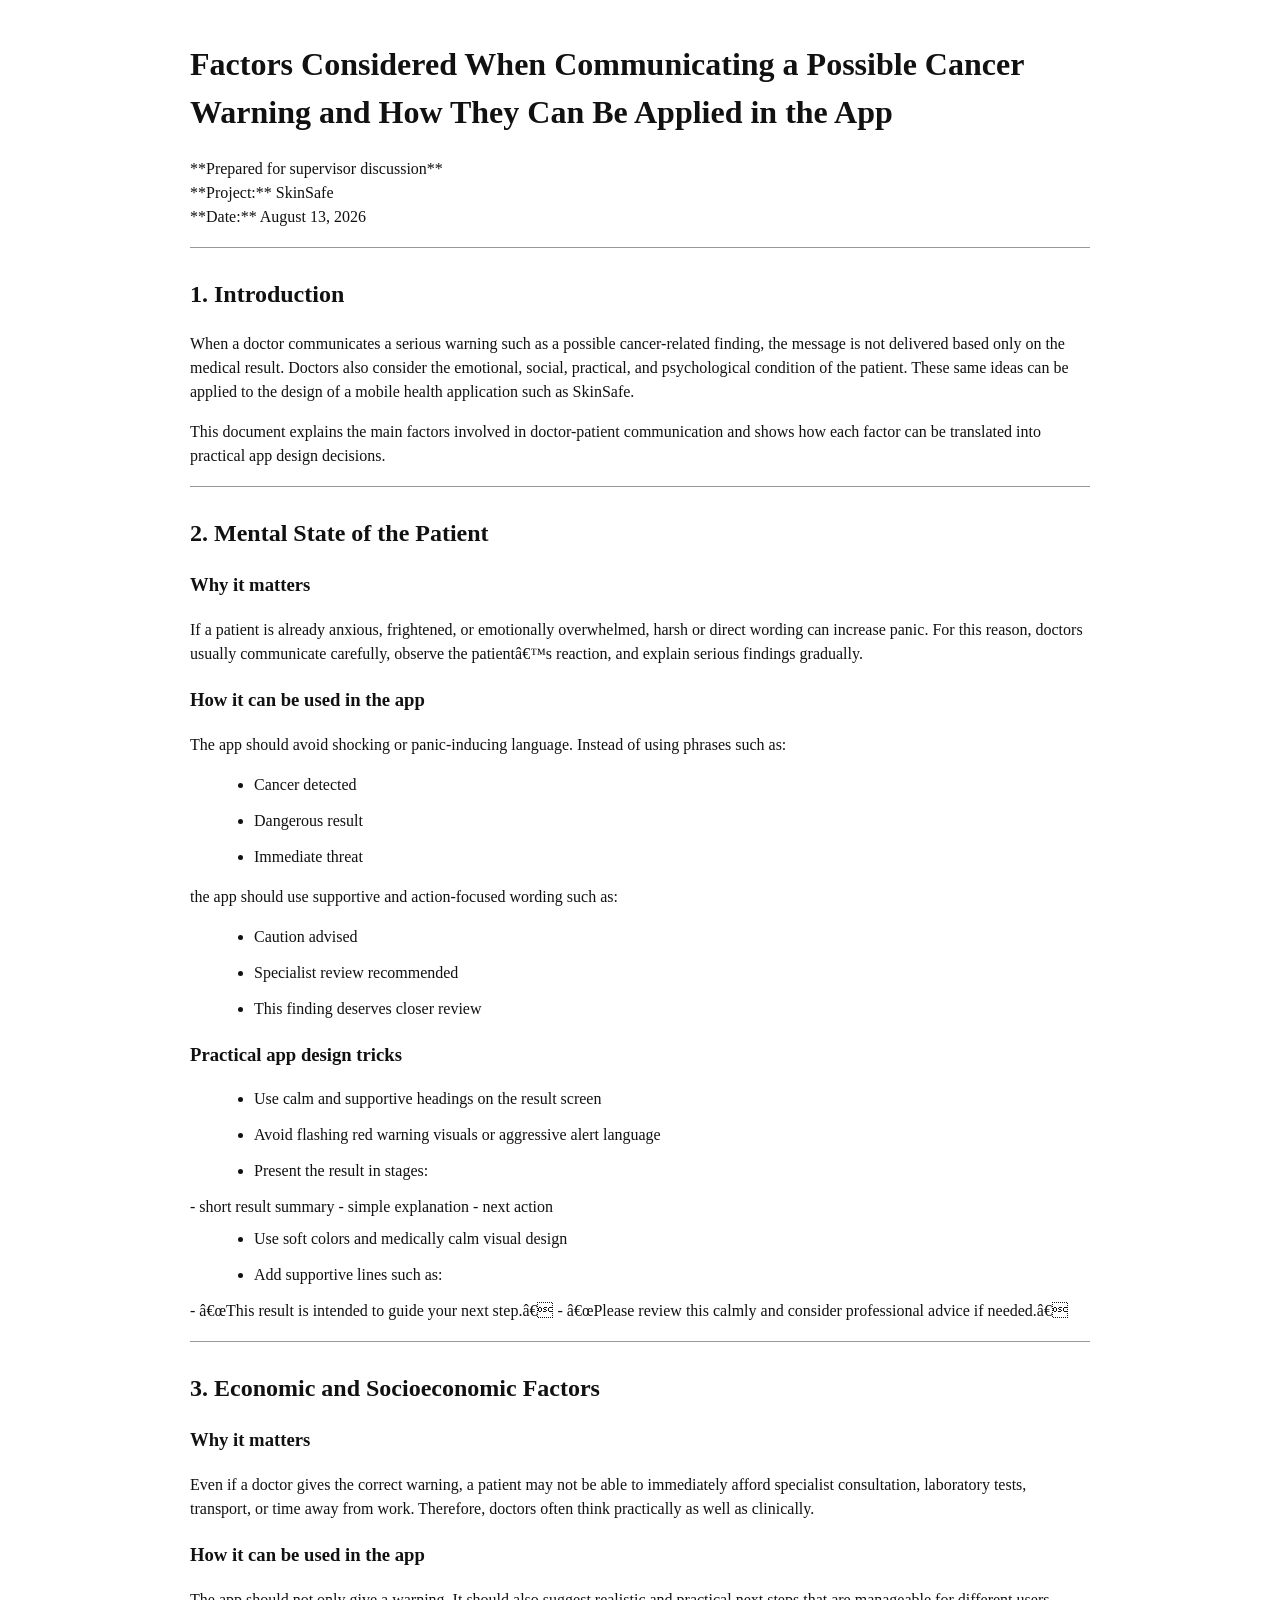
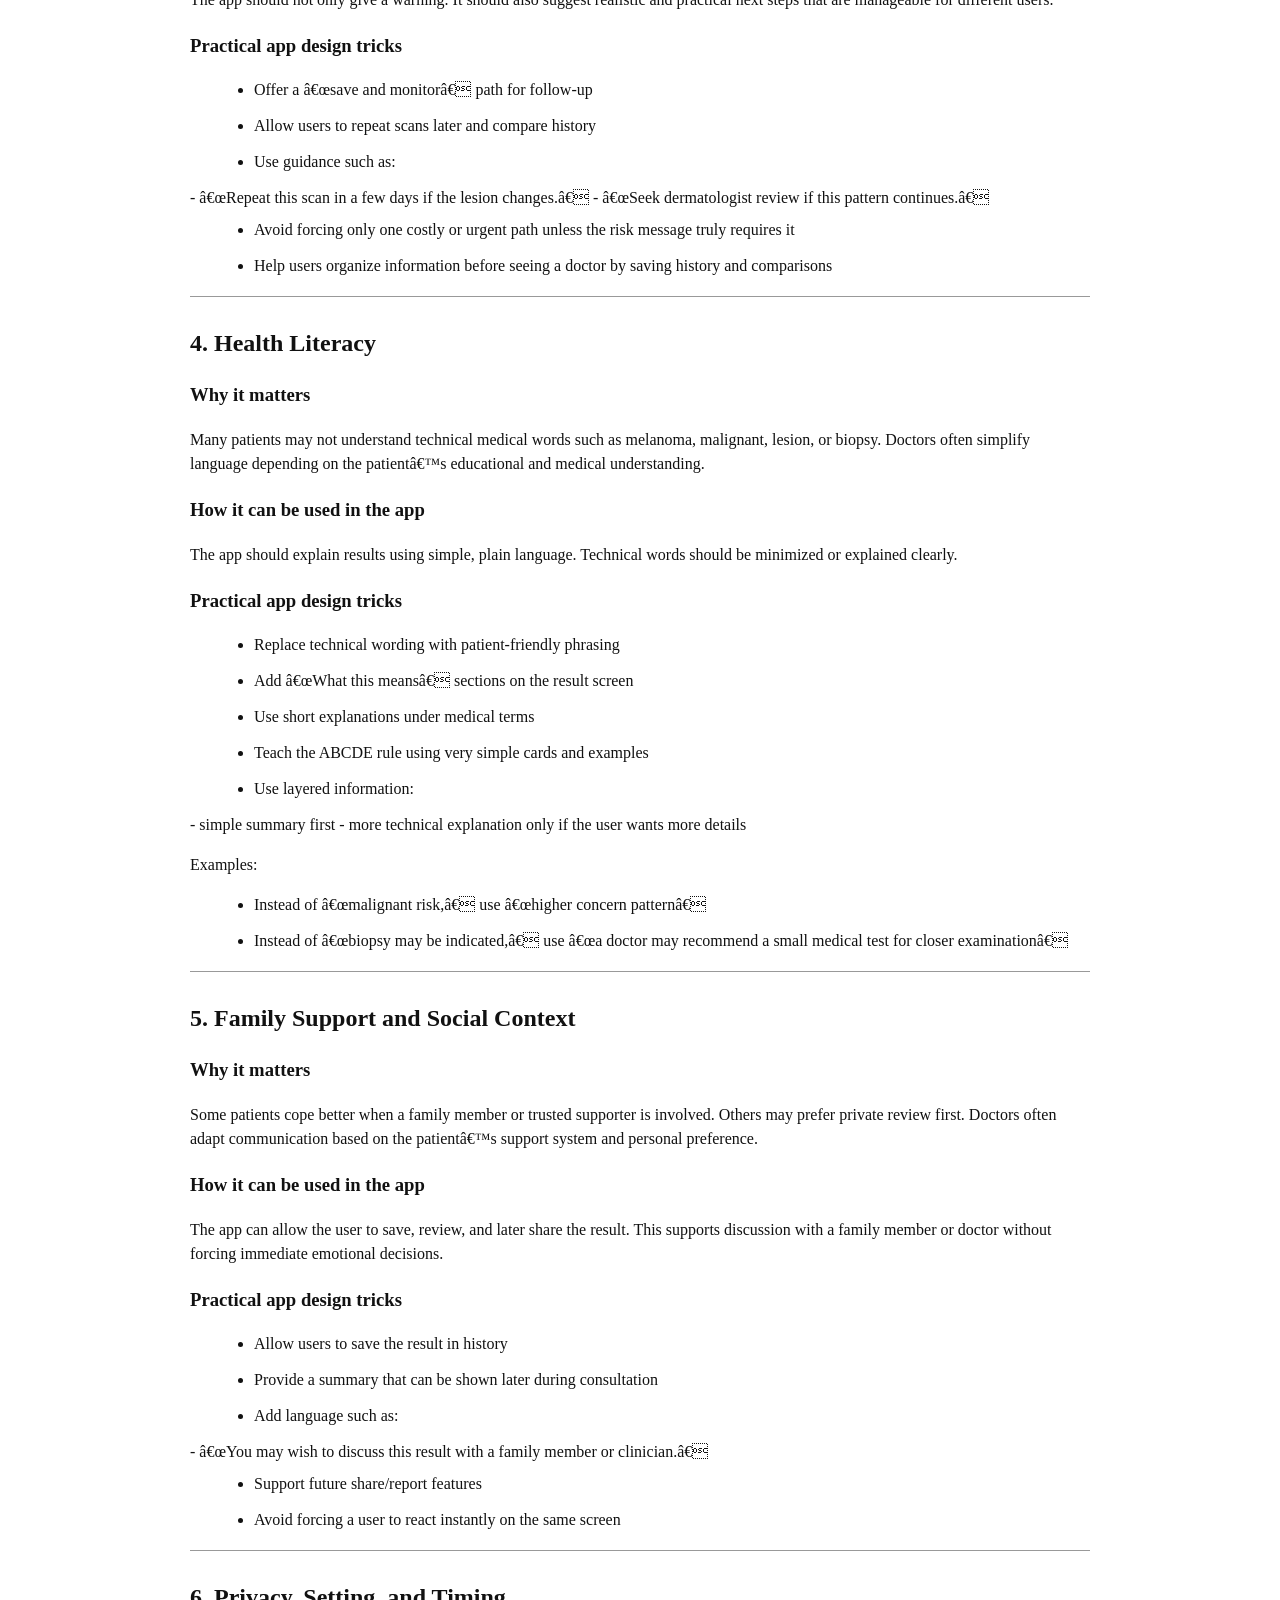
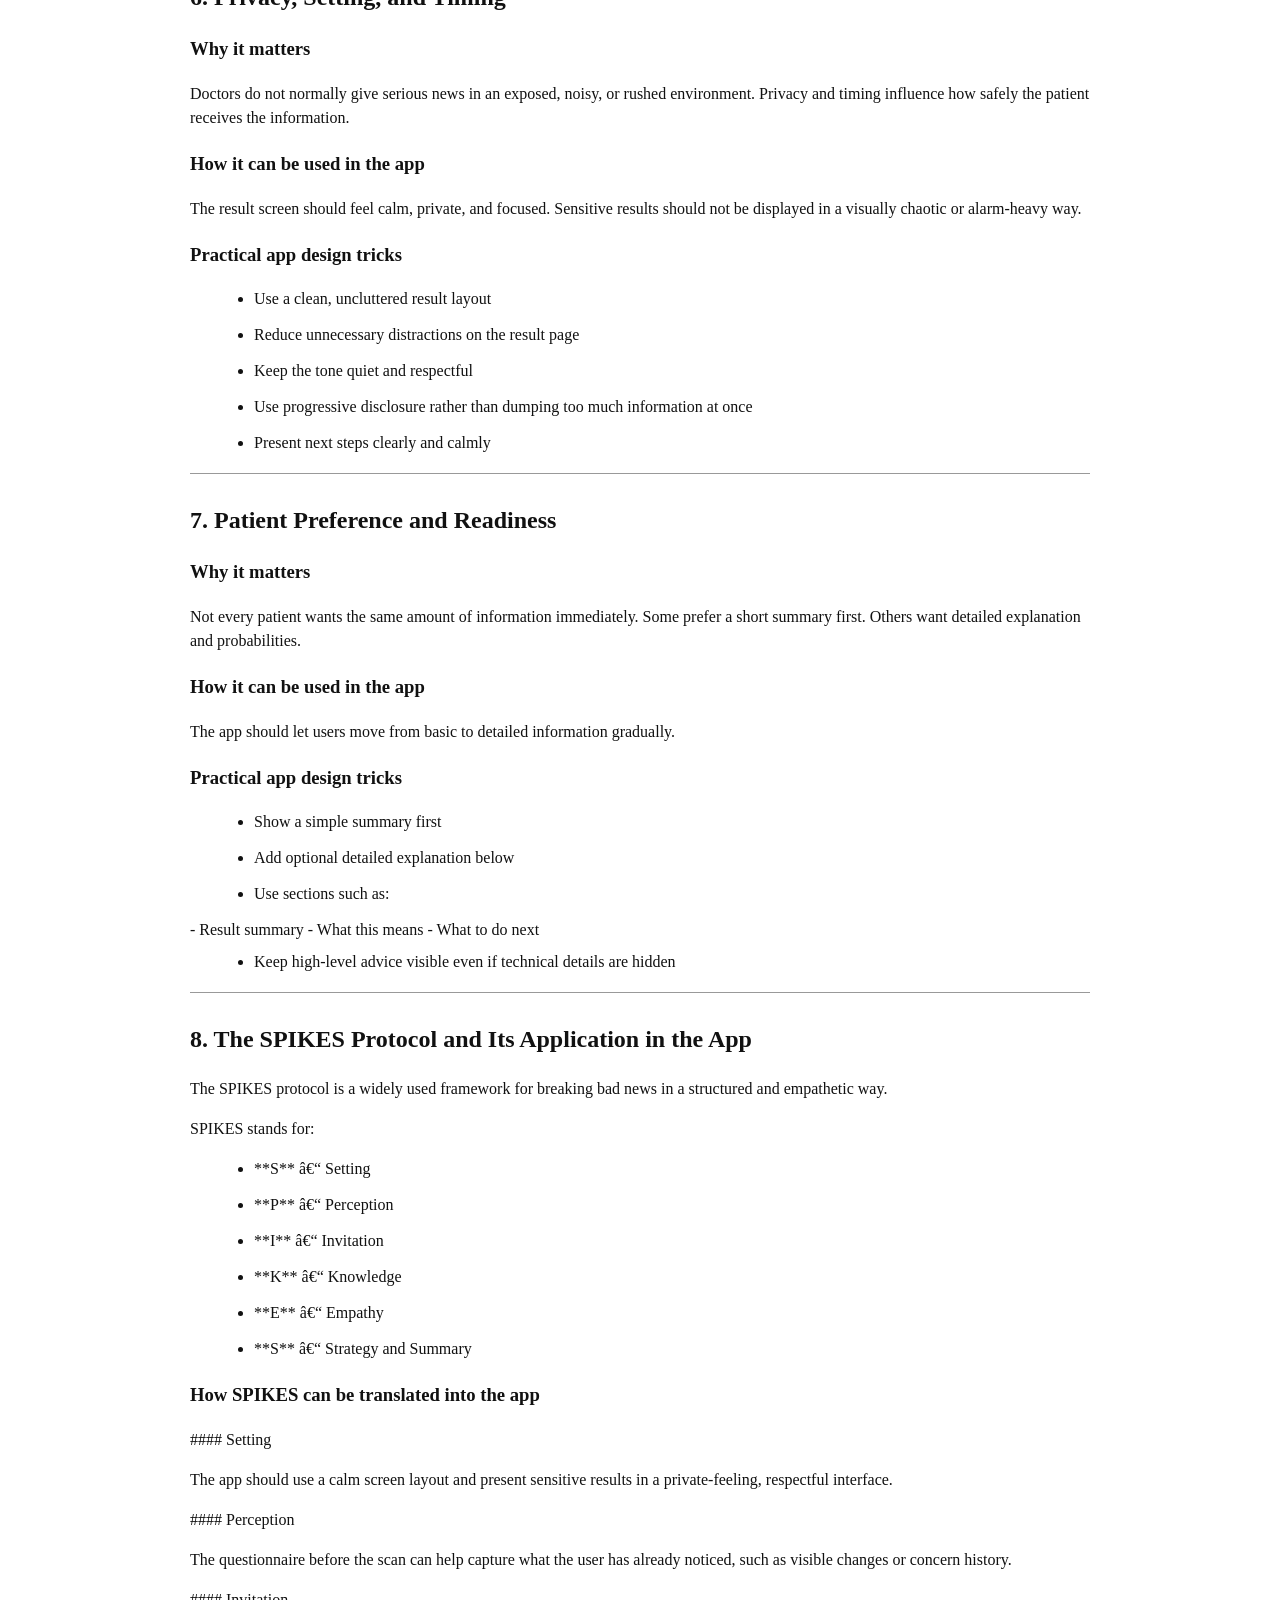
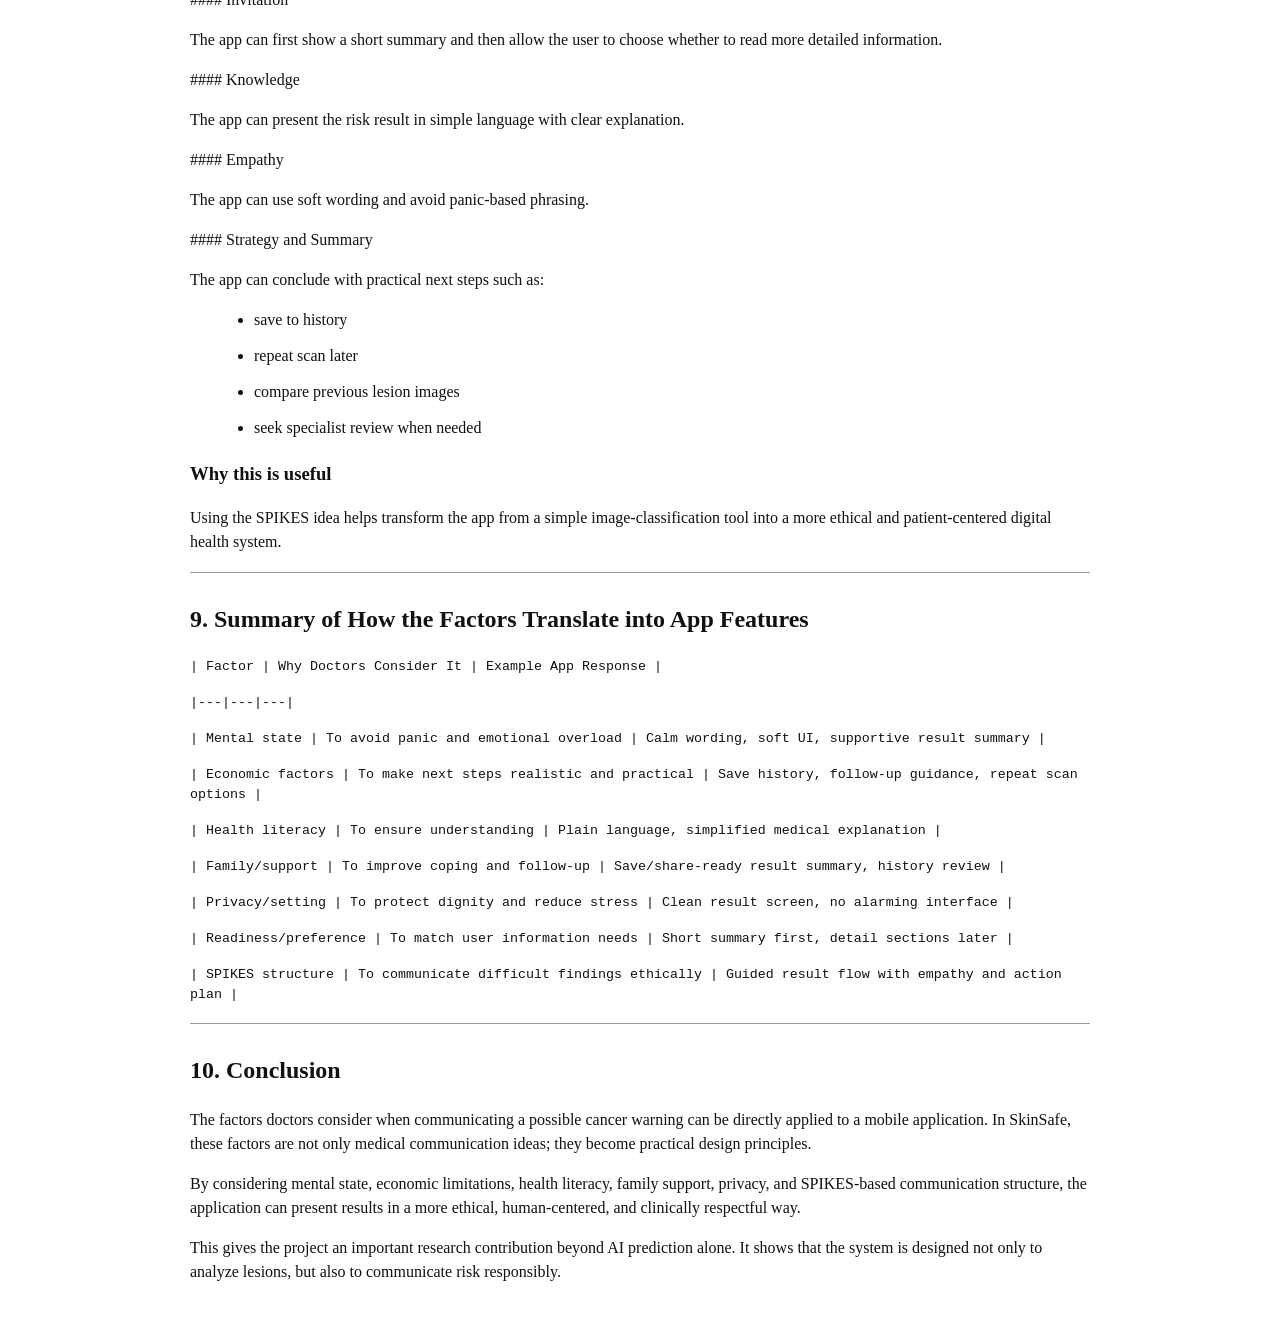
<file: docs/FACTORS_AND_APP_USAGE.html>
﻿<!DOCTYPE html>
<html lang='en'>
<head>
<meta charset='utf-8'/>
<meta name='viewport' content='width=device-width, initial-scale=1'/>
<title>Factors and App Usage</title>
<style>
body {
  font-family: "Times New Roman", serif;
  font-size: 12pt;
  line-height: 1.5;
  color: #111;
}

h1,
h2,
h3 {
  page-break-after: avoid;
}

p,
li {
  orphans: 3;
  widows: 3;
}

table {
  width: 100%;
  border-collapse: collapse;
  margin: 12px 0;
  font-size: 10.5pt;
}

th,
td {
  border: 1px solid #666;
  padding: 6px 8px;
  vertical-align: top;
}

th {
  background: #f3f3f3;
}

code {
  font-family: Consolas, monospace;
  font-size: 10pt;
}

hr {
  border: none;
  border-top: 1px solid #999;
  margin: 18px 0;
}

body { max-width: 900px; margin: 40px auto; padding: 0 24px; }
h1 { font-size: 24pt; }
h2 { font-size: 18pt; margin-top: 28px; }
h3 { font-size: 14pt; margin-top: 20px; }
ul { margin: 8px 0 12px 24px; }
code { white-space: pre-wrap; display: block; }
</style>
</head>
<body>
<h1>Factors Considered When Communicating a Possible Cancer Warning and How They Can Be Applied in the App</h1>
<p>**Prepared for supervisor discussion**  <br/>**Project:** SkinSafe  <br/>**Date:** August 13, 2026</p>
<hr/>
<h2>1. Introduction</h2>
<p>When a doctor communicates a serious warning such as a possible cancer-related finding, the message is not delivered based only on the medical result. Doctors also consider the emotional, social, practical, and psychological condition of the patient. These same ideas can be applied to the design of a mobile health application such as SkinSafe.</p>
<p>This document explains the main factors involved in doctor-patient communication and shows how each factor can be translated into practical app design decisions.</p>
<hr/>
<h2>2. Mental State of the Patient</h2>
<h3>Why it matters</h3>
<p>If a patient is already anxious, frightened, or emotionally overwhelmed, harsh or direct wording can increase panic. For this reason, doctors usually communicate carefully, observe the patientâ€™s reaction, and explain serious findings gradually.</p>
<h3>How it can be used in the app</h3>
<p>The app should avoid shocking or panic-inducing language. Instead of using phrases such as:</p>
<ul><li>Cancer detected</li></ul>
<ul><li>Dangerous result</li></ul>
<ul><li>Immediate threat</li></ul>
<p>the app should use supportive and action-focused wording such as:</p>
<ul><li>Caution advised</li></ul>
<ul><li>Specialist review recommended</li></ul>
<ul><li>This finding deserves closer review</li></ul>
<h3>Practical app design tricks</h3>
<ul><li>Use calm and supportive headings on the result screen</li></ul>
<ul><li>Avoid flashing red warning visuals or aggressive alert language</li></ul>
<ul><li>Present the result in stages:</li></ul>
  - short result summary
  - simple explanation
  - next action
<ul><li>Use soft colors and medically calm visual design</li></ul>
<ul><li>Add supportive lines such as:</li></ul>
  - â€œThis result is intended to guide your next step.â€
  - â€œPlease review this calmly and consider professional advice if needed.â€
<hr/>
<h2>3. Economic and Socioeconomic Factors</h2>
<h3>Why it matters</h3>
<p>Even if a doctor gives the correct warning, a patient may not be able to immediately afford specialist consultation, laboratory tests, transport, or time away from work. Therefore, doctors often think practically as well as clinically.</p>
<h3>How it can be used in the app</h3>
<p>The app should not only give a warning. It should also suggest realistic and practical next steps that are manageable for different users.</p>
<h3>Practical app design tricks</h3>
<ul><li>Offer a â€œsave and monitorâ€ path for follow-up</li></ul>
<ul><li>Allow users to repeat scans later and compare history</li></ul>
<ul><li>Use guidance such as:</li></ul>
  - â€œRepeat this scan in a few days if the lesion changes.â€
  - â€œSeek dermatologist review if this pattern continues.â€
<ul><li>Avoid forcing only one costly or urgent path unless the risk message truly requires it</li></ul>
<ul><li>Help users organize information before seeing a doctor by saving history and comparisons</li></ul>
<hr/>
<h2>4. Health Literacy</h2>
<h3>Why it matters</h3>
<p>Many patients may not understand technical medical words such as melanoma, malignant, lesion, or biopsy. Doctors often simplify language depending on the patientâ€™s educational and medical understanding.</p>
<h3>How it can be used in the app</h3>
<p>The app should explain results using simple, plain language. Technical words should be minimized or explained clearly.</p>
<h3>Practical app design tricks</h3>
<ul><li>Replace technical wording with patient-friendly phrasing</li></ul>
<ul><li>Add â€œWhat this meansâ€ sections on the result screen</li></ul>
<ul><li>Use short explanations under medical terms</li></ul>
<ul><li>Teach the ABCDE rule using very simple cards and examples</li></ul>
<ul><li>Use layered information:</li></ul>
  - simple summary first
  - more technical explanation only if the user wants more details
<p>Examples:</p>
<ul><li>Instead of â€œmalignant risk,â€ use â€œhigher concern patternâ€</li></ul>
<ul><li>Instead of â€œbiopsy may be indicated,â€ use â€œa doctor may recommend a small medical test for closer examinationâ€</li></ul>
<hr/>
<h2>5. Family Support and Social Context</h2>
<h3>Why it matters</h3>
<p>Some patients cope better when a family member or trusted supporter is involved. Others may prefer private review first. Doctors often adapt communication based on the patientâ€™s support system and personal preference.</p>
<h3>How it can be used in the app</h3>
<p>The app can allow the user to save, review, and later share the result. This supports discussion with a family member or doctor without forcing immediate emotional decisions.</p>
<h3>Practical app design tricks</h3>
<ul><li>Allow users to save the result in history</li></ul>
<ul><li>Provide a summary that can be shown later during consultation</li></ul>
<ul><li>Add language such as:</li></ul>
  - â€œYou may wish to discuss this result with a family member or clinician.â€
<ul><li>Support future share/report features</li></ul>
<ul><li>Avoid forcing a user to react instantly on the same screen</li></ul>
<hr/>
<h2>6. Privacy, Setting, and Timing</h2>
<h3>Why it matters</h3>
<p>Doctors do not normally give serious news in an exposed, noisy, or rushed environment. Privacy and timing influence how safely the patient receives the information.</p>
<h3>How it can be used in the app</h3>
<p>The result screen should feel calm, private, and focused. Sensitive results should not be displayed in a visually chaotic or alarm-heavy way.</p>
<h3>Practical app design tricks</h3>
<ul><li>Use a clean, uncluttered result layout</li></ul>
<ul><li>Reduce unnecessary distractions on the result page</li></ul>
<ul><li>Keep the tone quiet and respectful</li></ul>
<ul><li>Use progressive disclosure rather than dumping too much information at once</li></ul>
<ul><li>Present next steps clearly and calmly</li></ul>
<hr/>
<h2>7. Patient Preference and Readiness</h2>
<h3>Why it matters</h3>
<p>Not every patient wants the same amount of information immediately. Some prefer a short summary first. Others want detailed explanation and probabilities.</p>
<h3>How it can be used in the app</h3>
<p>The app should let users move from basic to detailed information gradually.</p>
<h3>Practical app design tricks</h3>
<ul><li>Show a simple summary first</li></ul>
<ul><li>Add optional detailed explanation below</li></ul>
<ul><li>Use sections such as:</li></ul>
  - Result summary
  - What this means
  - What to do next
<ul><li>Keep high-level advice visible even if technical details are hidden</li></ul>
<hr/>
<h2>8. The SPIKES Protocol and Its Application in the App</h2>
<p>The SPIKES protocol is a widely used framework for breaking bad news in a structured and empathetic way.</p>
<p>SPIKES stands for:</p>
<ul><li>**S** â€“ Setting</li></ul>
<ul><li>**P** â€“ Perception</li></ul>
<ul><li>**I** â€“ Invitation</li></ul>
<ul><li>**K** â€“ Knowledge</li></ul>
<ul><li>**E** â€“ Empathy</li></ul>
<ul><li>**S** â€“ Strategy and Summary</li></ul>
<h3>How SPIKES can be translated into the app</h3>
<p>#### Setting</p>
<p>The app should use a calm screen layout and present sensitive results in a private-feeling, respectful interface.</p>
<p>#### Perception</p>
<p>The questionnaire before the scan can help capture what the user has already noticed, such as visible changes or concern history.</p>
<p>#### Invitation</p>
<p>The app can first show a short summary and then allow the user to choose whether to read more detailed information.</p>
<p>#### Knowledge</p>
<p>The app can present the risk result in simple language with clear explanation.</p>
<p>#### Empathy</p>
<p>The app can use soft wording and avoid panic-based phrasing.</p>
<p>#### Strategy and Summary</p>
<p>The app can conclude with practical next steps such as:</p>
<ul><li>save to history</li></ul>
<ul><li>repeat scan later</li></ul>
<ul><li>compare previous lesion images</li></ul>
<ul><li>seek specialist review when needed</li></ul>
<h3>Why this is useful</h3>
<p>Using the SPIKES idea helps transform the app from a simple image-classification tool into a more ethical and patient-centered digital health system.</p>
<hr/>
<h2>9. Summary of How the Factors Translate into App Features</h2>
<p><code>| Factor | Why Doctors Consider It | Example App Response |</code></p>
<p><code>|---|---|---|</code></p>
<p><code>| Mental state | To avoid panic and emotional overload | Calm wording, soft UI, supportive result summary |</code></p>
<p><code>| Economic factors | To make next steps realistic and practical | Save history, follow-up guidance, repeat scan options |</code></p>
<p><code>| Health literacy | To ensure understanding | Plain language, simplified medical explanation |</code></p>
<p><code>| Family/support | To improve coping and follow-up | Save/share-ready result summary, history review |</code></p>
<p><code>| Privacy/setting | To protect dignity and reduce stress | Clean result screen, no alarming interface |</code></p>
<p><code>| Readiness/preference | To match user information needs | Short summary first, detail sections later |</code></p>
<p><code>| SPIKES structure | To communicate difficult findings ethically | Guided result flow with empathy and action plan |</code></p>
<hr/>
<h2>10. Conclusion</h2>
<p>The factors doctors consider when communicating a possible cancer warning can be directly applied to a mobile application. In SkinSafe, these factors are not only medical communication ideas; they become practical design principles.</p>
<p>By considering mental state, economic limitations, health literacy, family support, privacy, and SPIKES-based communication structure, the application can present results in a more ethical, human-centered, and clinically respectful way.</p>
<p>This gives the project an important research contribution beyond AI prediction alone. It shows that the system is designed not only to analyze lesions, but also to communicate risk responsibly.</p>
</body>
</html>
</file>
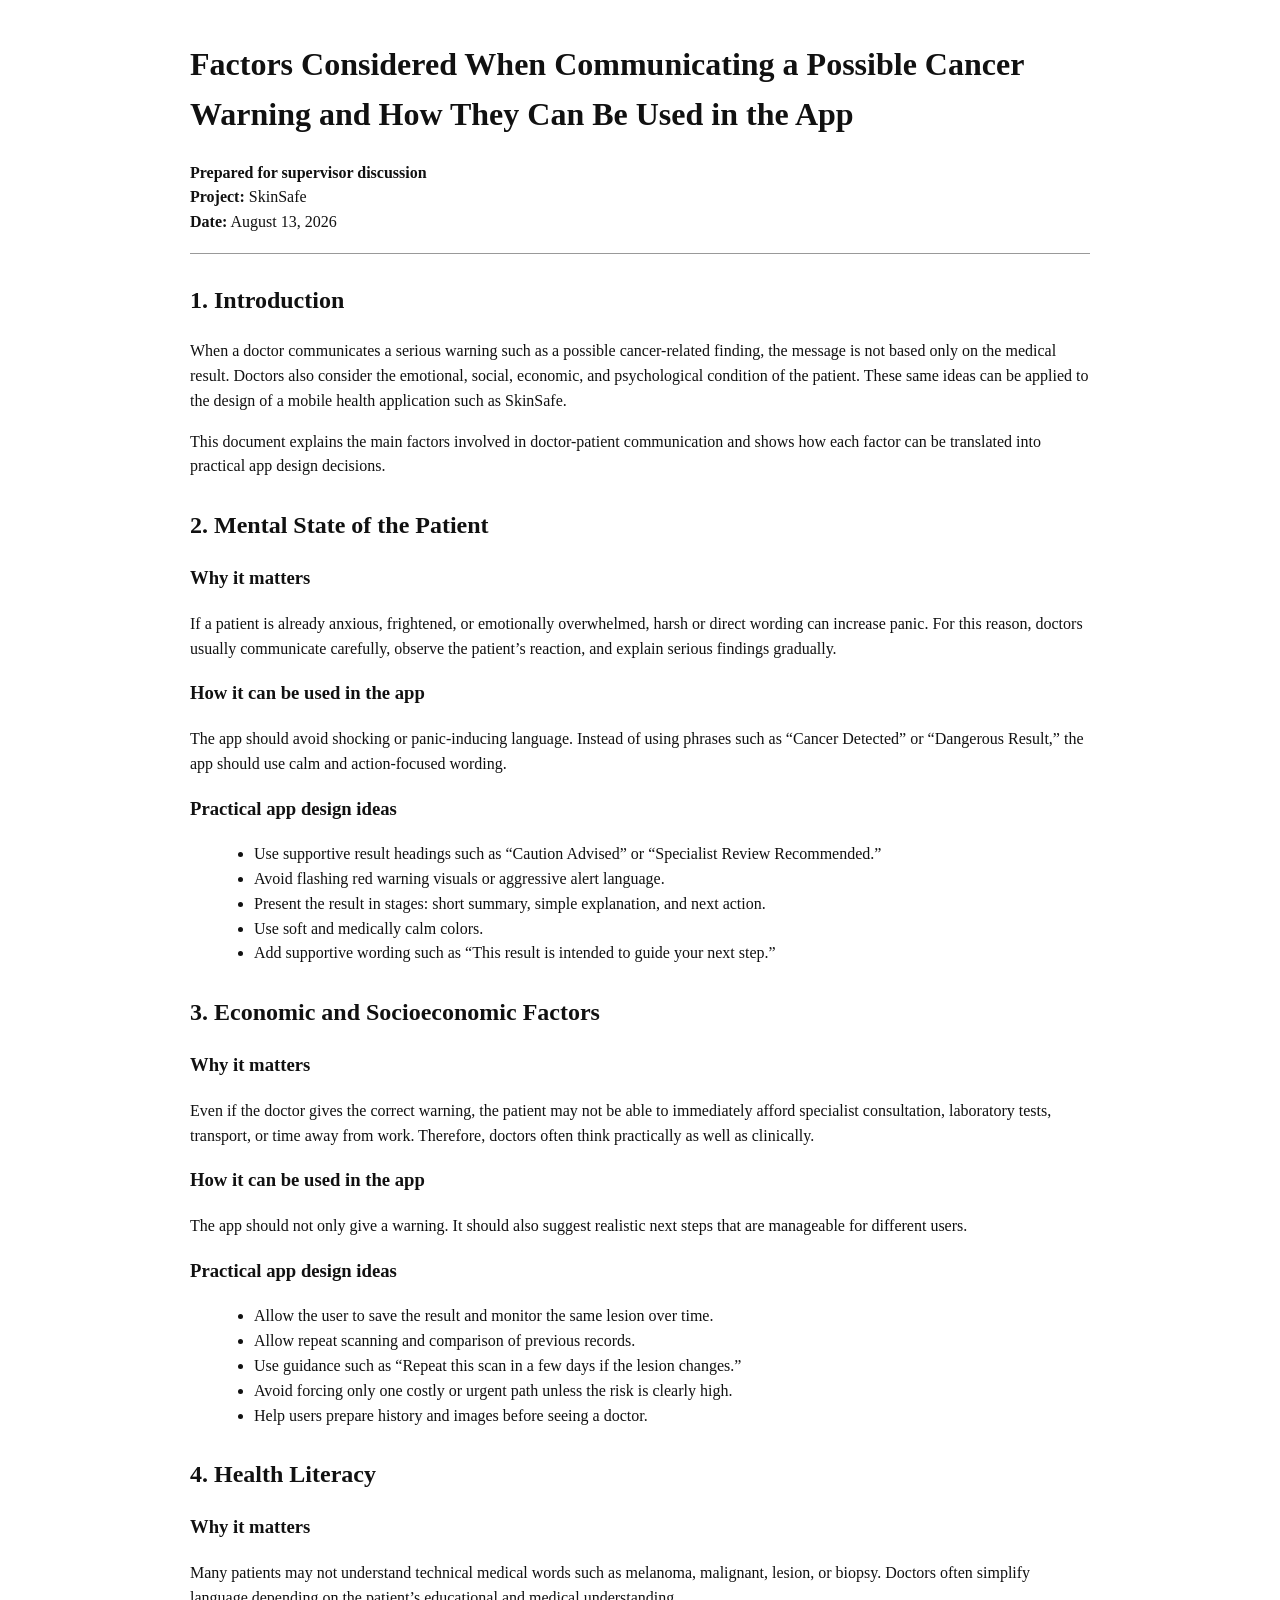
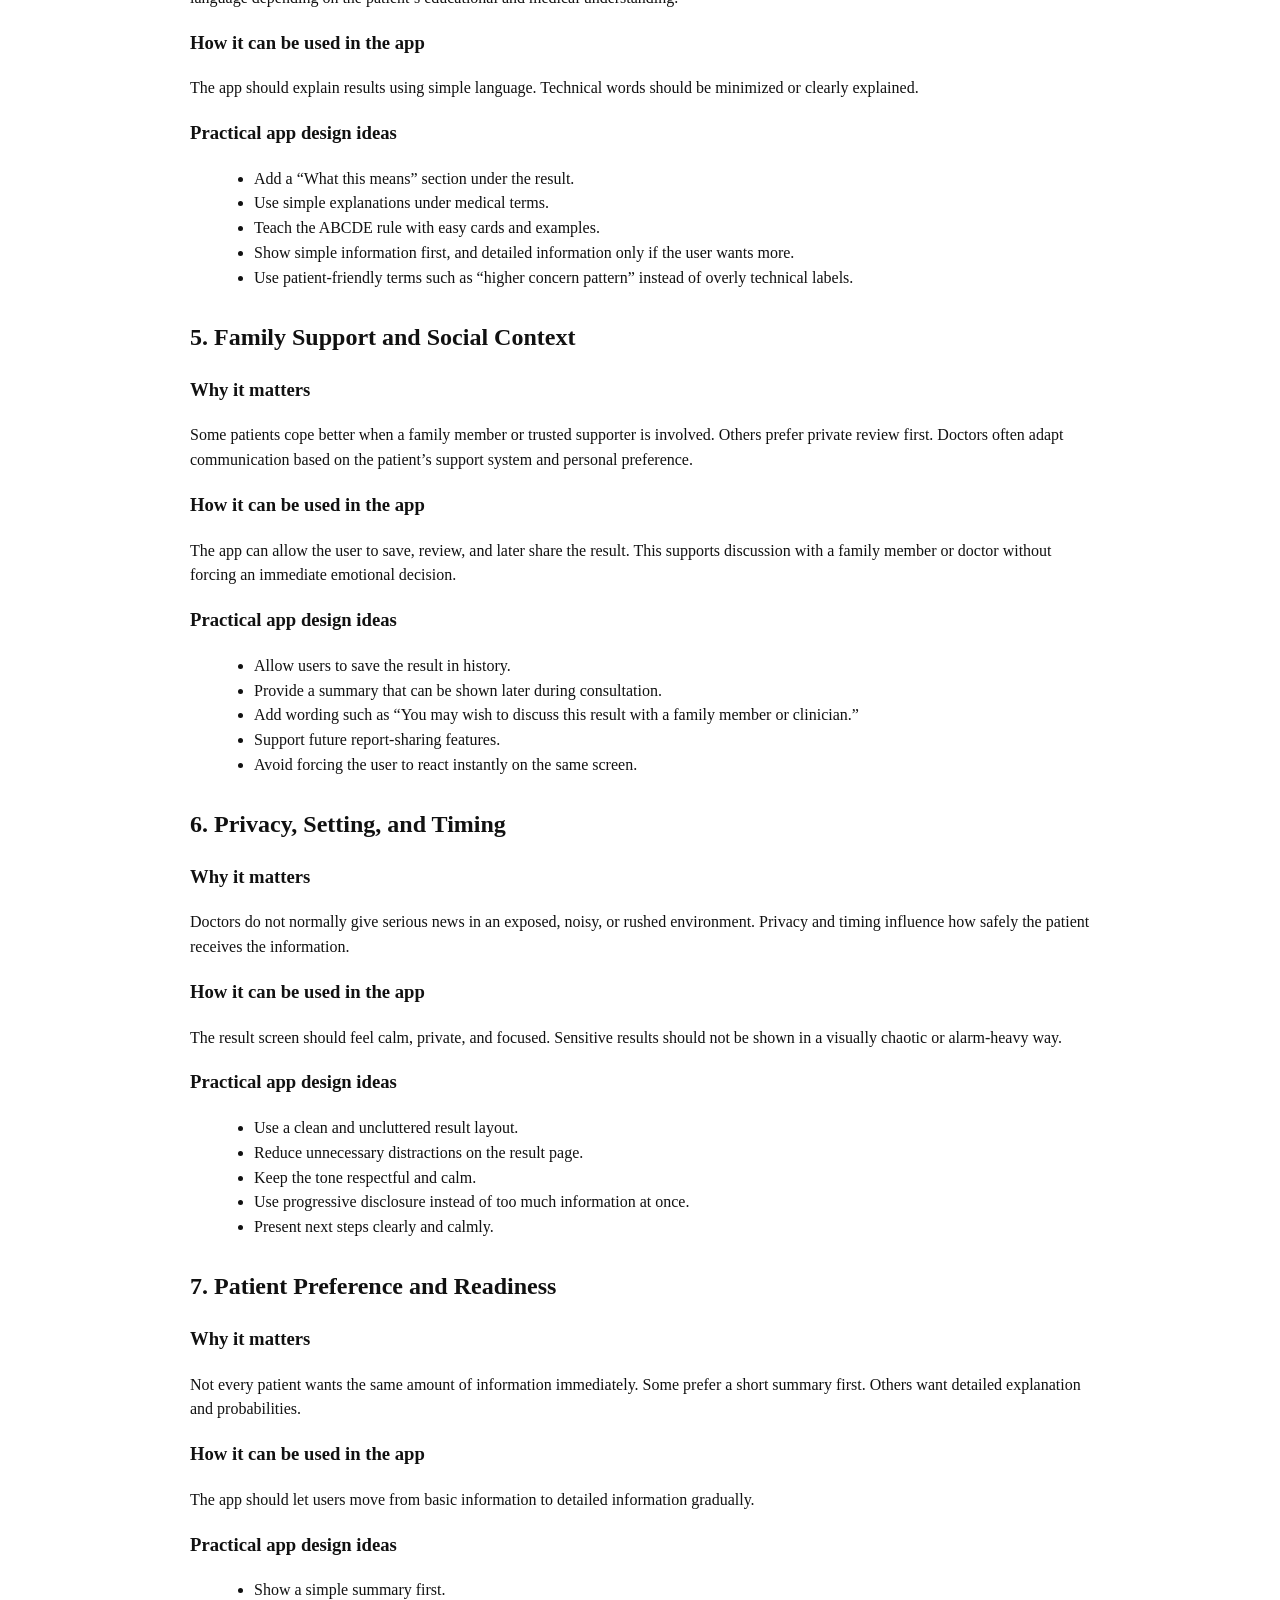
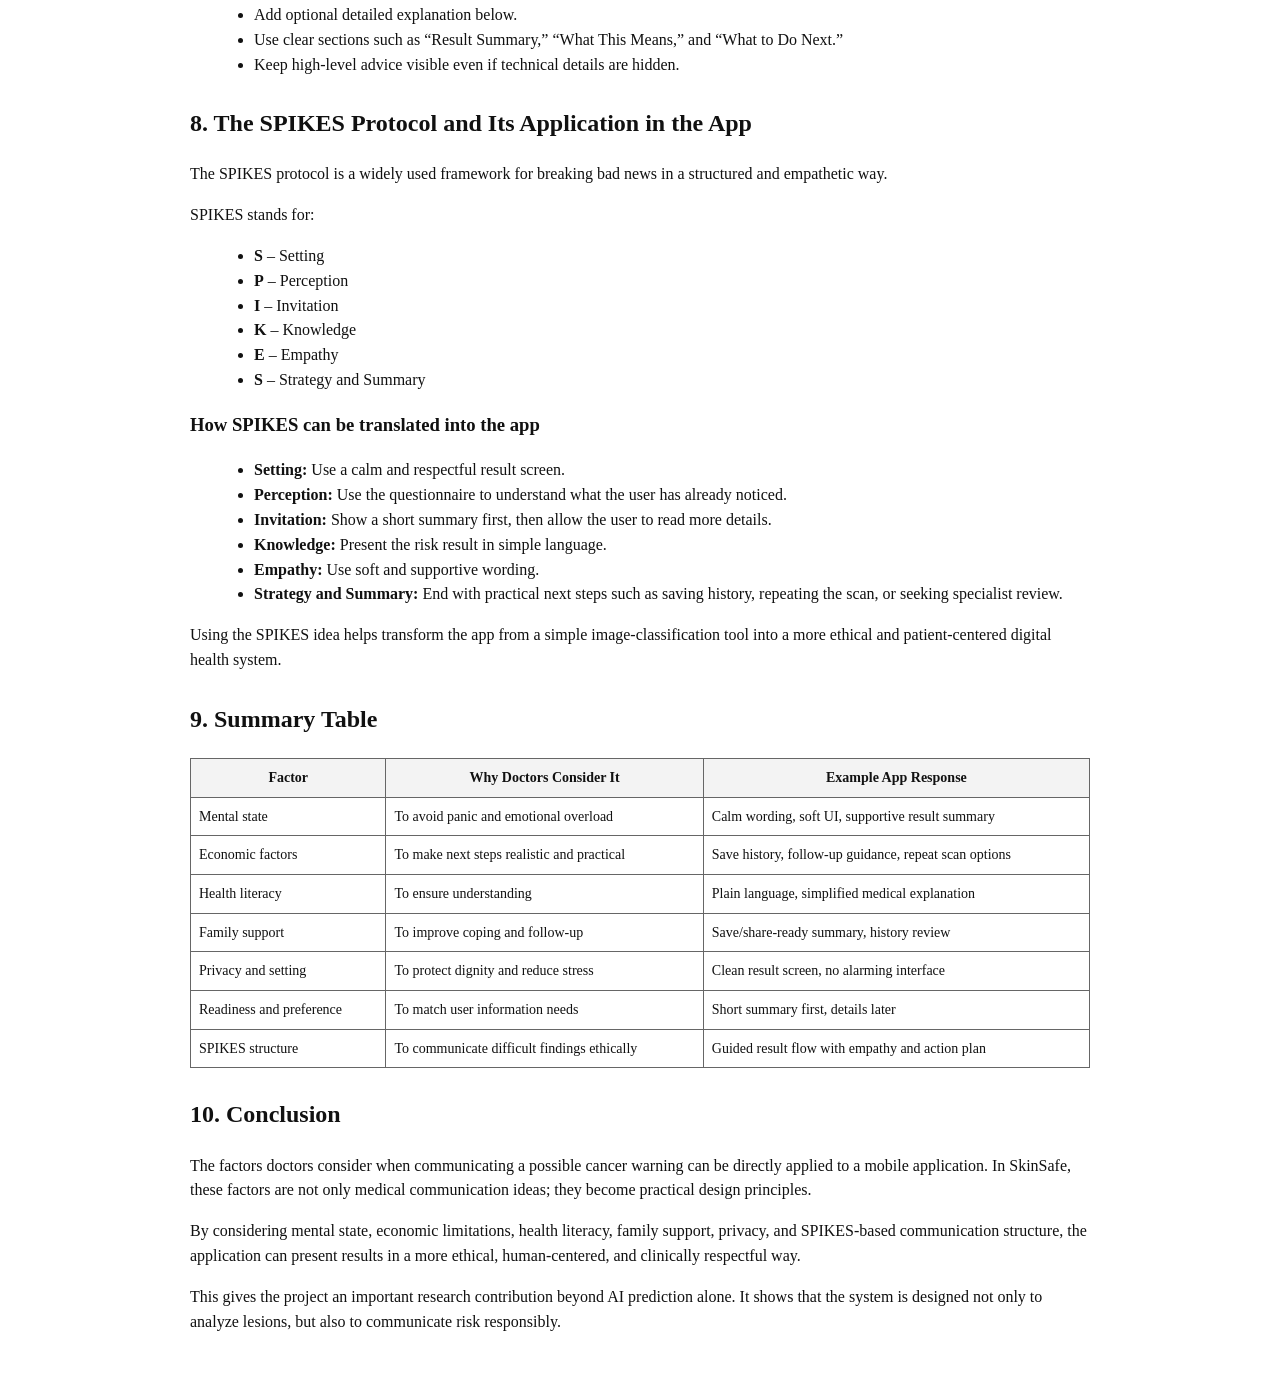
<file: docs/FACTORS_AND_APP_USAGE_CLEAN.html>
<!DOCTYPE html>
<html lang="en">
<head>
  <meta charset="utf-8" />
  <meta name="viewport" content="width=device-width, initial-scale=1" />
  <title>Factors and Their Use in the App</title>
  <style>
    body {
      font-family: "Times New Roman", serif;
      font-size: 12pt;
      line-height: 1.55;
      color: #111;
      max-width: 900px;
      margin: 40px auto;
      padding: 0 24px;
    }
    h1, h2, h3 {
      page-break-after: avoid;
    }
    h1 { font-size: 24pt; }
    h2 { font-size: 18pt; margin-top: 28px; }
    h3 { font-size: 14pt; margin-top: 18px; }
    p, li {
      orphans: 3;
      widows: 3;
    }
    ul {
      margin: 8px 0 14px 24px;
    }
    table {
      width: 100%;
      border-collapse: collapse;
      margin: 14px 0;
      font-size: 10.5pt;
    }
    th, td {
      border: 1px solid #666;
      padding: 8px;
      vertical-align: top;
    }
    th {
      background: #f3f3f3;
    }
    hr {
      border: none;
      border-top: 1px solid #999;
      margin: 18px 0;
    }
  </style>
</head>
<body>
  <h1>Factors Considered When Communicating a Possible Cancer Warning and How They Can Be Used in the App</h1>

  <p><strong>Prepared for supervisor discussion</strong><br />
  <strong>Project:</strong> SkinSafe<br />
  <strong>Date:</strong> August 13, 2026</p>

  <hr />

  <h2>1. Introduction</h2>
  <p>
    When a doctor communicates a serious warning such as a possible cancer-related finding, the message is not based only on the medical result.
    Doctors also consider the emotional, social, economic, and psychological condition of the patient.
    These same ideas can be applied to the design of a mobile health application such as SkinSafe.
  </p>
  <p>
    This document explains the main factors involved in doctor-patient communication and shows how each factor can be translated into practical app design decisions.
  </p>

  <h2>2. Mental State of the Patient</h2>
  <h3>Why it matters</h3>
  <p>
    If a patient is already anxious, frightened, or emotionally overwhelmed, harsh or direct wording can increase panic.
    For this reason, doctors usually communicate carefully, observe the patient’s reaction, and explain serious findings gradually.
  </p>

  <h3>How it can be used in the app</h3>
  <p>
    The app should avoid shocking or panic-inducing language.
    Instead of using phrases such as “Cancer Detected” or “Dangerous Result,” the app should use calm and action-focused wording.
  </p>

  <h3>Practical app design ideas</h3>
  <ul>
    <li>Use supportive result headings such as “Caution Advised” or “Specialist Review Recommended.”</li>
    <li>Avoid flashing red warning visuals or aggressive alert language.</li>
    <li>Present the result in stages: short summary, simple explanation, and next action.</li>
    <li>Use soft and medically calm colors.</li>
    <li>Add supportive wording such as “This result is intended to guide your next step.”</li>
  </ul>

  <h2>3. Economic and Socioeconomic Factors</h2>
  <h3>Why it matters</h3>
  <p>
    Even if the doctor gives the correct warning, the patient may not be able to immediately afford specialist consultation, laboratory tests, transport, or time away from work.
    Therefore, doctors often think practically as well as clinically.
  </p>

  <h3>How it can be used in the app</h3>
  <p>
    The app should not only give a warning. It should also suggest realistic next steps that are manageable for different users.
  </p>

  <h3>Practical app design ideas</h3>
  <ul>
    <li>Allow the user to save the result and monitor the same lesion over time.</li>
    <li>Allow repeat scanning and comparison of previous records.</li>
    <li>Use guidance such as “Repeat this scan in a few days if the lesion changes.”</li>
    <li>Avoid forcing only one costly or urgent path unless the risk is clearly high.</li>
    <li>Help users prepare history and images before seeing a doctor.</li>
  </ul>

  <h2>4. Health Literacy</h2>
  <h3>Why it matters</h3>
  <p>
    Many patients may not understand technical medical words such as melanoma, malignant, lesion, or biopsy.
    Doctors often simplify language depending on the patient’s educational and medical understanding.
  </p>

  <h3>How it can be used in the app</h3>
  <p>
    The app should explain results using simple language. Technical words should be minimized or clearly explained.
  </p>

  <h3>Practical app design ideas</h3>
  <ul>
    <li>Add a “What this means” section under the result.</li>
    <li>Use simple explanations under medical terms.</li>
    <li>Teach the ABCDE rule with easy cards and examples.</li>
    <li>Show simple information first, and detailed information only if the user wants more.</li>
    <li>Use patient-friendly terms such as “higher concern pattern” instead of overly technical labels.</li>
  </ul>

  <h2>5. Family Support and Social Context</h2>
  <h3>Why it matters</h3>
  <p>
    Some patients cope better when a family member or trusted supporter is involved. Others prefer private review first.
    Doctors often adapt communication based on the patient’s support system and personal preference.
  </p>

  <h3>How it can be used in the app</h3>
  <p>
    The app can allow the user to save, review, and later share the result.
    This supports discussion with a family member or doctor without forcing an immediate emotional decision.
  </p>

  <h3>Practical app design ideas</h3>
  <ul>
    <li>Allow users to save the result in history.</li>
    <li>Provide a summary that can be shown later during consultation.</li>
    <li>Add wording such as “You may wish to discuss this result with a family member or clinician.”</li>
    <li>Support future report-sharing features.</li>
    <li>Avoid forcing the user to react instantly on the same screen.</li>
  </ul>

  <h2>6. Privacy, Setting, and Timing</h2>
  <h3>Why it matters</h3>
  <p>
    Doctors do not normally give serious news in an exposed, noisy, or rushed environment.
    Privacy and timing influence how safely the patient receives the information.
  </p>

  <h3>How it can be used in the app</h3>
  <p>
    The result screen should feel calm, private, and focused.
    Sensitive results should not be shown in a visually chaotic or alarm-heavy way.
  </p>

  <h3>Practical app design ideas</h3>
  <ul>
    <li>Use a clean and uncluttered result layout.</li>
    <li>Reduce unnecessary distractions on the result page.</li>
    <li>Keep the tone respectful and calm.</li>
    <li>Use progressive disclosure instead of too much information at once.</li>
    <li>Present next steps clearly and calmly.</li>
  </ul>

  <h2>7. Patient Preference and Readiness</h2>
  <h3>Why it matters</h3>
  <p>
    Not every patient wants the same amount of information immediately.
    Some prefer a short summary first. Others want detailed explanation and probabilities.
  </p>

  <h3>How it can be used in the app</h3>
  <p>
    The app should let users move from basic information to detailed information gradually.
  </p>

  <h3>Practical app design ideas</h3>
  <ul>
    <li>Show a simple summary first.</li>
    <li>Add optional detailed explanation below.</li>
    <li>Use clear sections such as “Result Summary,” “What This Means,” and “What to Do Next.”</li>
    <li>Keep high-level advice visible even if technical details are hidden.</li>
  </ul>

  <h2>8. The SPIKES Protocol and Its Application in the App</h2>
  <p>
    The SPIKES protocol is a widely used framework for breaking bad news in a structured and empathetic way.
  </p>
  <p>SPIKES stands for:</p>
  <ul>
    <li><strong>S</strong> – Setting</li>
    <li><strong>P</strong> – Perception</li>
    <li><strong>I</strong> – Invitation</li>
    <li><strong>K</strong> – Knowledge</li>
    <li><strong>E</strong> – Empathy</li>
    <li><strong>S</strong> – Strategy and Summary</li>
  </ul>

  <h3>How SPIKES can be translated into the app</h3>
  <ul>
    <li><strong>Setting:</strong> Use a calm and respectful result screen.</li>
    <li><strong>Perception:</strong> Use the questionnaire to understand what the user has already noticed.</li>
    <li><strong>Invitation:</strong> Show a short summary first, then allow the user to read more details.</li>
    <li><strong>Knowledge:</strong> Present the risk result in simple language.</li>
    <li><strong>Empathy:</strong> Use soft and supportive wording.</li>
    <li><strong>Strategy and Summary:</strong> End with practical next steps such as saving history, repeating the scan, or seeking specialist review.</li>
  </ul>

  <p>
    Using the SPIKES idea helps transform the app from a simple image-classification tool into a more ethical and patient-centered digital health system.
  </p>

  <h2>9. Summary Table</h2>
  <table>
    <thead>
      <tr>
        <th>Factor</th>
        <th>Why Doctors Consider It</th>
        <th>Example App Response</th>
      </tr>
    </thead>
    <tbody>
      <tr>
        <td>Mental state</td>
        <td>To avoid panic and emotional overload</td>
        <td>Calm wording, soft UI, supportive result summary</td>
      </tr>
      <tr>
        <td>Economic factors</td>
        <td>To make next steps realistic and practical</td>
        <td>Save history, follow-up guidance, repeat scan options</td>
      </tr>
      <tr>
        <td>Health literacy</td>
        <td>To ensure understanding</td>
        <td>Plain language, simplified medical explanation</td>
      </tr>
      <tr>
        <td>Family support</td>
        <td>To improve coping and follow-up</td>
        <td>Save/share-ready summary, history review</td>
      </tr>
      <tr>
        <td>Privacy and setting</td>
        <td>To protect dignity and reduce stress</td>
        <td>Clean result screen, no alarming interface</td>
      </tr>
      <tr>
        <td>Readiness and preference</td>
        <td>To match user information needs</td>
        <td>Short summary first, details later</td>
      </tr>
      <tr>
        <td>SPIKES structure</td>
        <td>To communicate difficult findings ethically</td>
        <td>Guided result flow with empathy and action plan</td>
      </tr>
    </tbody>
  </table>

  <h2>10. Conclusion</h2>
  <p>
    The factors doctors consider when communicating a possible cancer warning can be directly applied to a mobile application.
    In SkinSafe, these factors are not only medical communication ideas; they become practical design principles.
  </p>
  <p>
    By considering mental state, economic limitations, health literacy, family support, privacy, and SPIKES-based communication structure,
    the application can present results in a more ethical, human-centered, and clinically respectful way.
  </p>
  <p>
    This gives the project an important research contribution beyond AI prediction alone.
    It shows that the system is designed not only to analyze lesions, but also to communicate risk responsibly.
  </p>
</body>
</html>
</file>
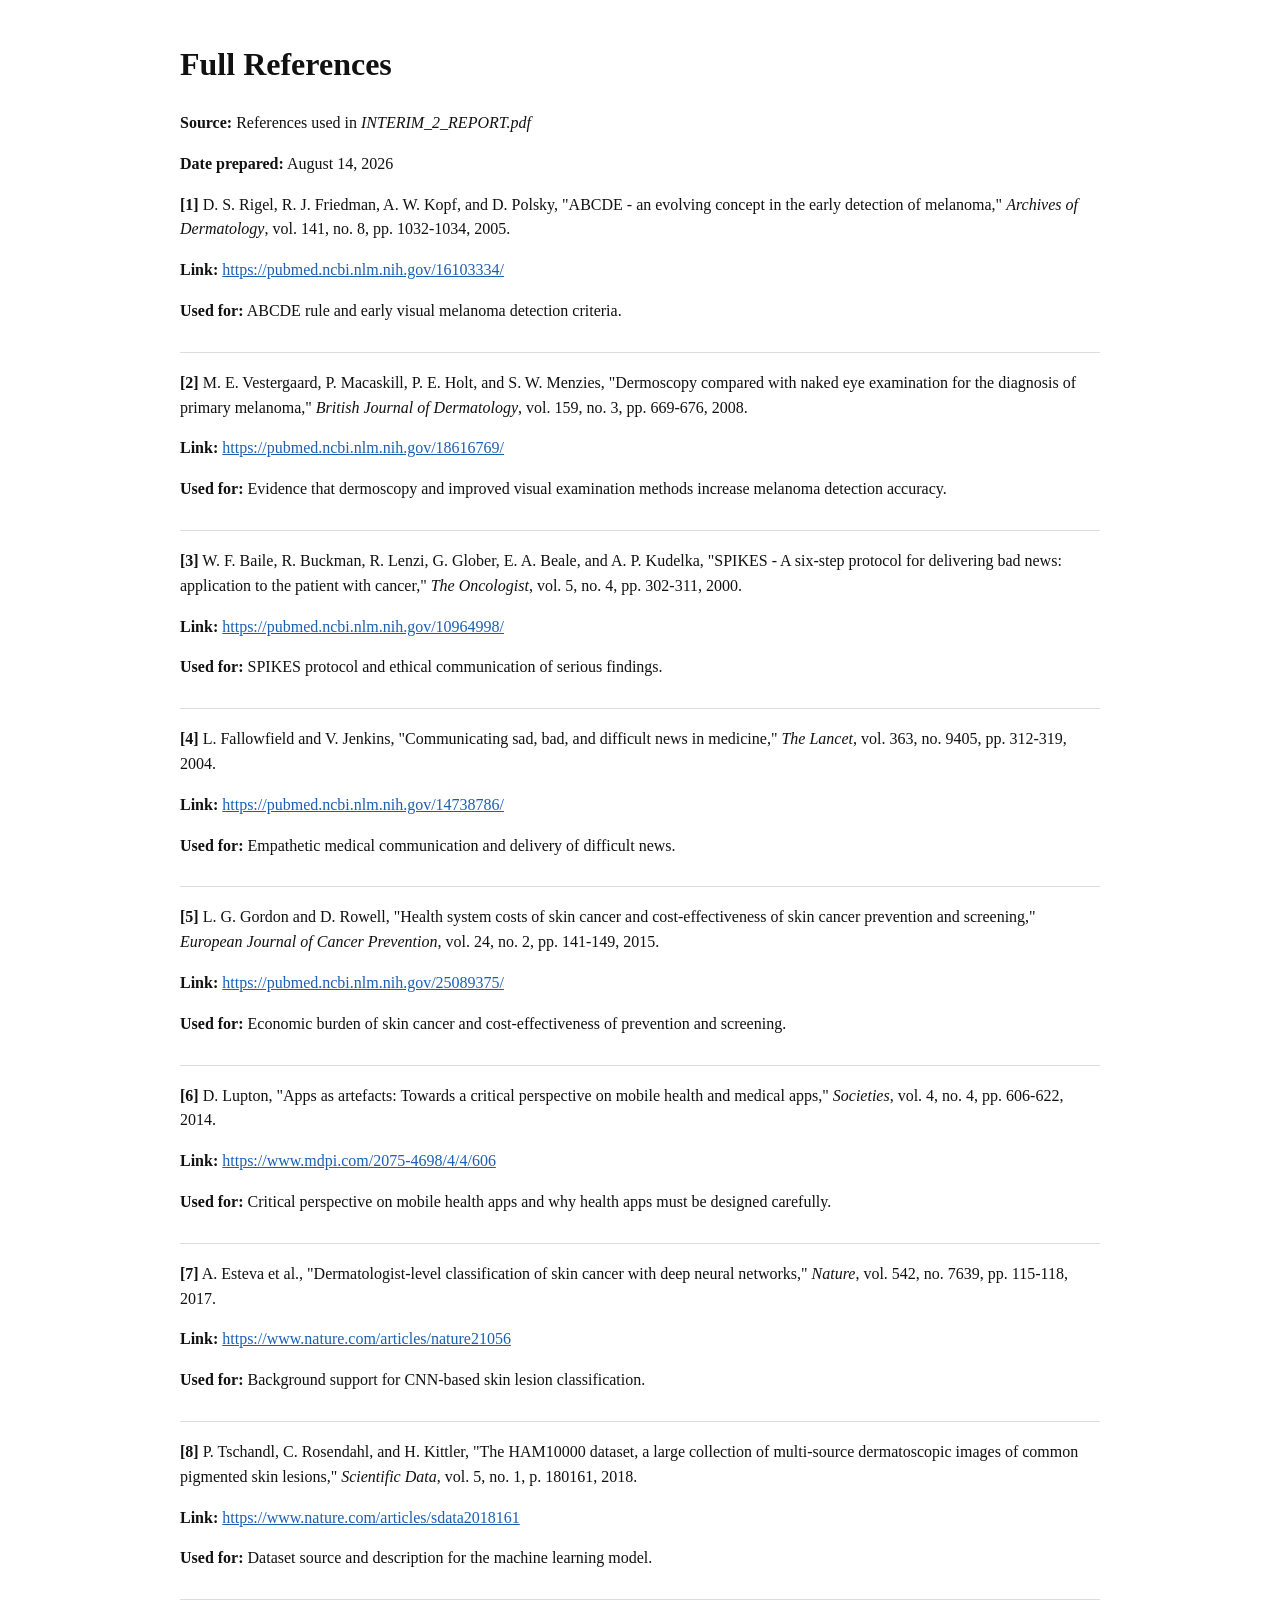
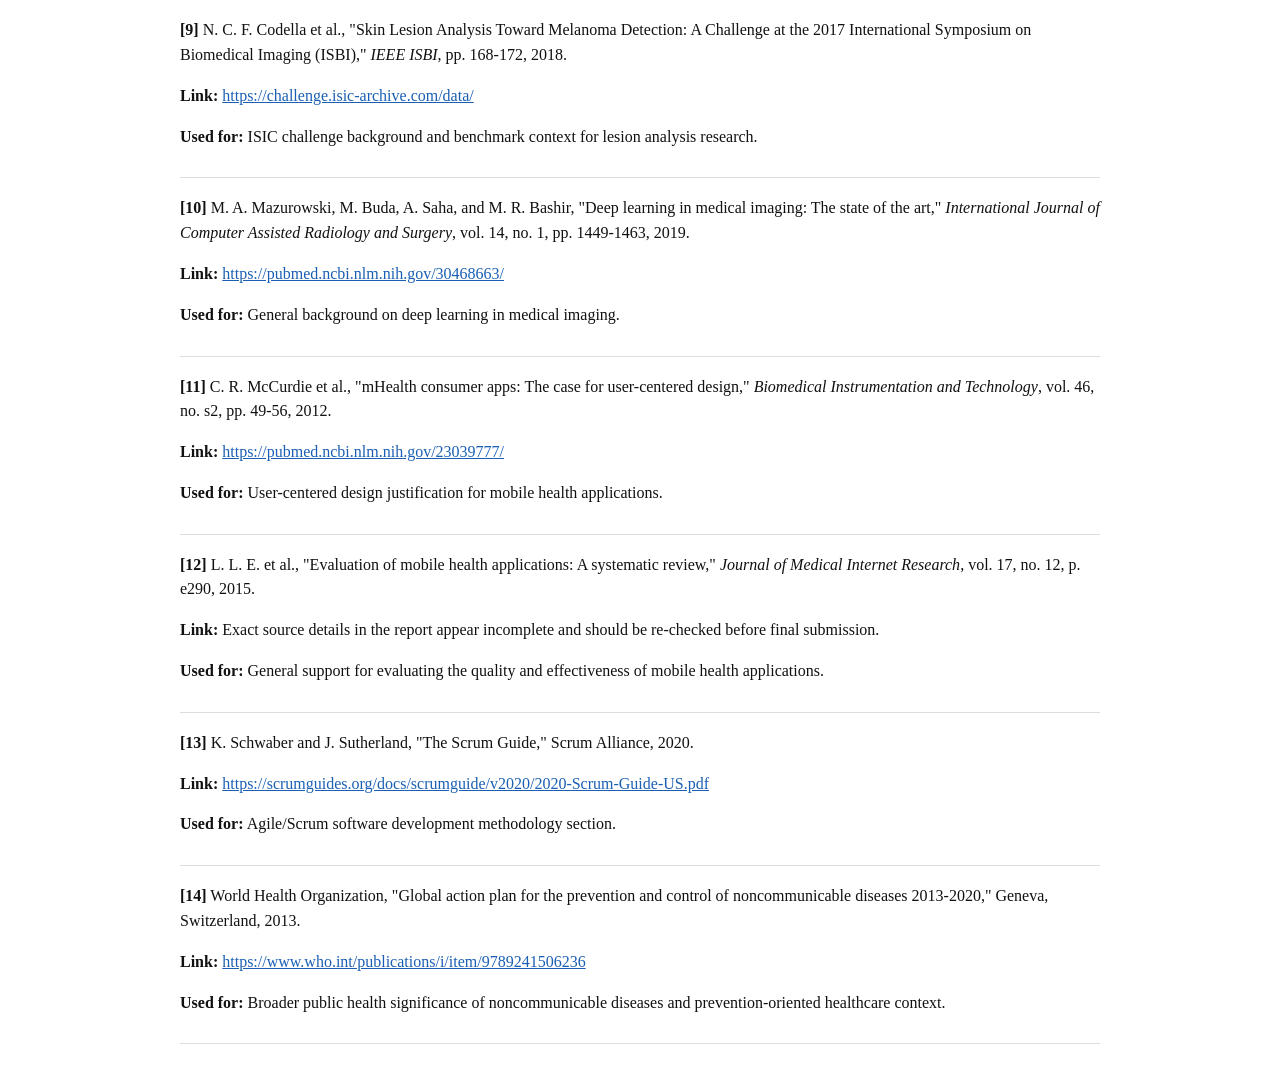
<file: docs/FULL_REF.html>
<!DOCTYPE html>
<html lang="en">
<head>
  <meta charset="utf-8" />
  <meta name="viewport" content="width=device-width, initial-scale=1" />
  <title>Full References</title>
  <style>
    body {
      font-family: "Times New Roman", serif;
      font-size: 12pt;
      line-height: 1.55;
      color: #111;
      max-width: 920px;
      margin: 40px auto;
      padding: 0 24px;
    }
    h1 { font-size: 24pt; }
    h2 { font-size: 16pt; margin-top: 22px; }
    p, li { orphans: 3; widows: 3; }
    .ref {
      margin-bottom: 18px;
      padding-bottom: 12px;
      border-bottom: 1px solid #ddd;
    }
    .label {
      font-weight: 700;
    }
    a {
      color: #1a5fb4;
      word-break: break-all;
    }
  </style>
</head>
<body>
  <h1>Full References</h1>
  <p><strong>Source:</strong> References used in <em>INTERIM_2_REPORT.pdf</em></p>
  <p><strong>Date prepared:</strong> August 14, 2026</p>

  <div class="ref">
    <p><span class="label">[1]</span> D. S. Rigel, R. J. Friedman, A. W. Kopf, and D. Polsky, "ABCDE - an evolving concept in the early detection of melanoma," <em>Archives of Dermatology</em>, vol. 141, no. 8, pp. 1032-1034, 2005.</p>
    <p><span class="label">Link:</span> <a href="https://pubmed.ncbi.nlm.nih.gov/16103334/">https://pubmed.ncbi.nlm.nih.gov/16103334/</a></p>
    <p><span class="label">Used for:</span> ABCDE rule and early visual melanoma detection criteria.</p>
  </div>

  <div class="ref">
    <p><span class="label">[2]</span> M. E. Vestergaard, P. Macaskill, P. E. Holt, and S. W. Menzies, "Dermoscopy compared with naked eye examination for the diagnosis of primary melanoma," <em>British Journal of Dermatology</em>, vol. 159, no. 3, pp. 669-676, 2008.</p>
    <p><span class="label">Link:</span> <a href="https://pubmed.ncbi.nlm.nih.gov/18616769/">https://pubmed.ncbi.nlm.nih.gov/18616769/</a></p>
    <p><span class="label">Used for:</span> Evidence that dermoscopy and improved visual examination methods increase melanoma detection accuracy.</p>
  </div>

  <div class="ref">
    <p><span class="label">[3]</span> W. F. Baile, R. Buckman, R. Lenzi, G. Glober, E. A. Beale, and A. P. Kudelka, "SPIKES - A six-step protocol for delivering bad news: application to the patient with cancer," <em>The Oncologist</em>, vol. 5, no. 4, pp. 302-311, 2000.</p>
    <p><span class="label">Link:</span> <a href="https://pubmed.ncbi.nlm.nih.gov/10964998/">https://pubmed.ncbi.nlm.nih.gov/10964998/</a></p>
    <p><span class="label">Used for:</span> SPIKES protocol and ethical communication of serious findings.</p>
  </div>

  <div class="ref">
    <p><span class="label">[4]</span> L. Fallowfield and V. Jenkins, "Communicating sad, bad, and difficult news in medicine," <em>The Lancet</em>, vol. 363, no. 9405, pp. 312-319, 2004.</p>
    <p><span class="label">Link:</span> <a href="https://pubmed.ncbi.nlm.nih.gov/14738786/">https://pubmed.ncbi.nlm.nih.gov/14738786/</a></p>
    <p><span class="label">Used for:</span> Empathetic medical communication and delivery of difficult news.</p>
  </div>

  <div class="ref">
    <p><span class="label">[5]</span> L. G. Gordon and D. Rowell, "Health system costs of skin cancer and cost-effectiveness of skin cancer prevention and screening," <em>European Journal of Cancer Prevention</em>, vol. 24, no. 2, pp. 141-149, 2015.</p>
    <p><span class="label">Link:</span> <a href="https://pubmed.ncbi.nlm.nih.gov/25089375/">https://pubmed.ncbi.nlm.nih.gov/25089375/</a></p>
    <p><span class="label">Used for:</span> Economic burden of skin cancer and cost-effectiveness of prevention and screening.</p>
  </div>

  <div class="ref">
    <p><span class="label">[6]</span> D. Lupton, "Apps as artefacts: Towards a critical perspective on mobile health and medical apps," <em>Societies</em>, vol. 4, no. 4, pp. 606-622, 2014.</p>
    <p><span class="label">Link:</span> <a href="https://www.mdpi.com/2075-4698/4/4/606">https://www.mdpi.com/2075-4698/4/4/606</a></p>
    <p><span class="label">Used for:</span> Critical perspective on mobile health apps and why health apps must be designed carefully.</p>
  </div>

  <div class="ref">
    <p><span class="label">[7]</span> A. Esteva et al., "Dermatologist-level classification of skin cancer with deep neural networks," <em>Nature</em>, vol. 542, no. 7639, pp. 115-118, 2017.</p>
    <p><span class="label">Link:</span> <a href="https://www.nature.com/articles/nature21056">https://www.nature.com/articles/nature21056</a></p>
    <p><span class="label">Used for:</span> Background support for CNN-based skin lesion classification.</p>
  </div>

  <div class="ref">
    <p><span class="label">[8]</span> P. Tschandl, C. Rosendahl, and H. Kittler, "The HAM10000 dataset, a large collection of multi-source dermatoscopic images of common pigmented skin lesions," <em>Scientific Data</em>, vol. 5, no. 1, p. 180161, 2018.</p>
    <p><span class="label">Link:</span> <a href="https://www.nature.com/articles/sdata2018161">https://www.nature.com/articles/sdata2018161</a></p>
    <p><span class="label">Used for:</span> Dataset source and description for the machine learning model.</p>
  </div>

  <div class="ref">
    <p><span class="label">[9]</span> N. C. F. Codella et al., "Skin Lesion Analysis Toward Melanoma Detection: A Challenge at the 2017 International Symposium on Biomedical Imaging (ISBI)," <em>IEEE ISBI</em>, pp. 168-172, 2018.</p>
    <p><span class="label">Link:</span> <a href="https://challenge.isic-archive.com/data/">https://challenge.isic-archive.com/data/</a></p>
    <p><span class="label">Used for:</span> ISIC challenge background and benchmark context for lesion analysis research.</p>
  </div>

  <div class="ref">
    <p><span class="label">[10]</span> M. A. Mazurowski, M. Buda, A. Saha, and M. R. Bashir, "Deep learning in medical imaging: The state of the art," <em>International Journal of Computer Assisted Radiology and Surgery</em>, vol. 14, no. 1, pp. 1449-1463, 2019.</p>
    <p><span class="label">Link:</span> <a href="https://pubmed.ncbi.nlm.nih.gov/30468663/">https://pubmed.ncbi.nlm.nih.gov/30468663/</a></p>
    <p><span class="label">Used for:</span> General background on deep learning in medical imaging.</p>
  </div>

  <div class="ref">
    <p><span class="label">[11]</span> C. R. McCurdie et al., "mHealth consumer apps: The case for user-centered design," <em>Biomedical Instrumentation and Technology</em>, vol. 46, no. s2, pp. 49-56, 2012.</p>
    <p><span class="label">Link:</span> <a href="https://pubmed.ncbi.nlm.nih.gov/23039777/">https://pubmed.ncbi.nlm.nih.gov/23039777/</a></p>
    <p><span class="label">Used for:</span> User-centered design justification for mobile health applications.</p>
  </div>

  <div class="ref">
    <p><span class="label">[12]</span> L. L. E. et al., "Evaluation of mobile health applications: A systematic review," <em>Journal of Medical Internet Research</em>, vol. 17, no. 12, p. e290, 2015.</p>
    <p><span class="label">Link:</span> Exact source details in the report appear incomplete and should be re-checked before final submission.</p>
    <p><span class="label">Used for:</span> General support for evaluating the quality and effectiveness of mobile health applications.</p>
  </div>

  <div class="ref">
    <p><span class="label">[13]</span> K. Schwaber and J. Sutherland, "The Scrum Guide," Scrum Alliance, 2020.</p>
    <p><span class="label">Link:</span> <a href="https://scrumguides.org/docs/scrumguide/v2020/2020-Scrum-Guide-US.pdf">https://scrumguides.org/docs/scrumguide/v2020/2020-Scrum-Guide-US.pdf</a></p>
    <p><span class="label">Used for:</span> Agile/Scrum software development methodology section.</p>
  </div>

  <div class="ref">
    <p><span class="label">[14]</span> World Health Organization, "Global action plan for the prevention and control of noncommunicable diseases 2013-2020," Geneva, Switzerland, 2013.</p>
    <p><span class="label">Link:</span> <a href="https://www.who.int/publications/i/item/9789241506236">https://www.who.int/publications/i/item/9789241506236</a></p>
    <p><span class="label">Used for:</span> Broader public health significance of noncommunicable diseases and prevention-oriented healthcare context.</p>
  </div>

</body>
</html>
</file>
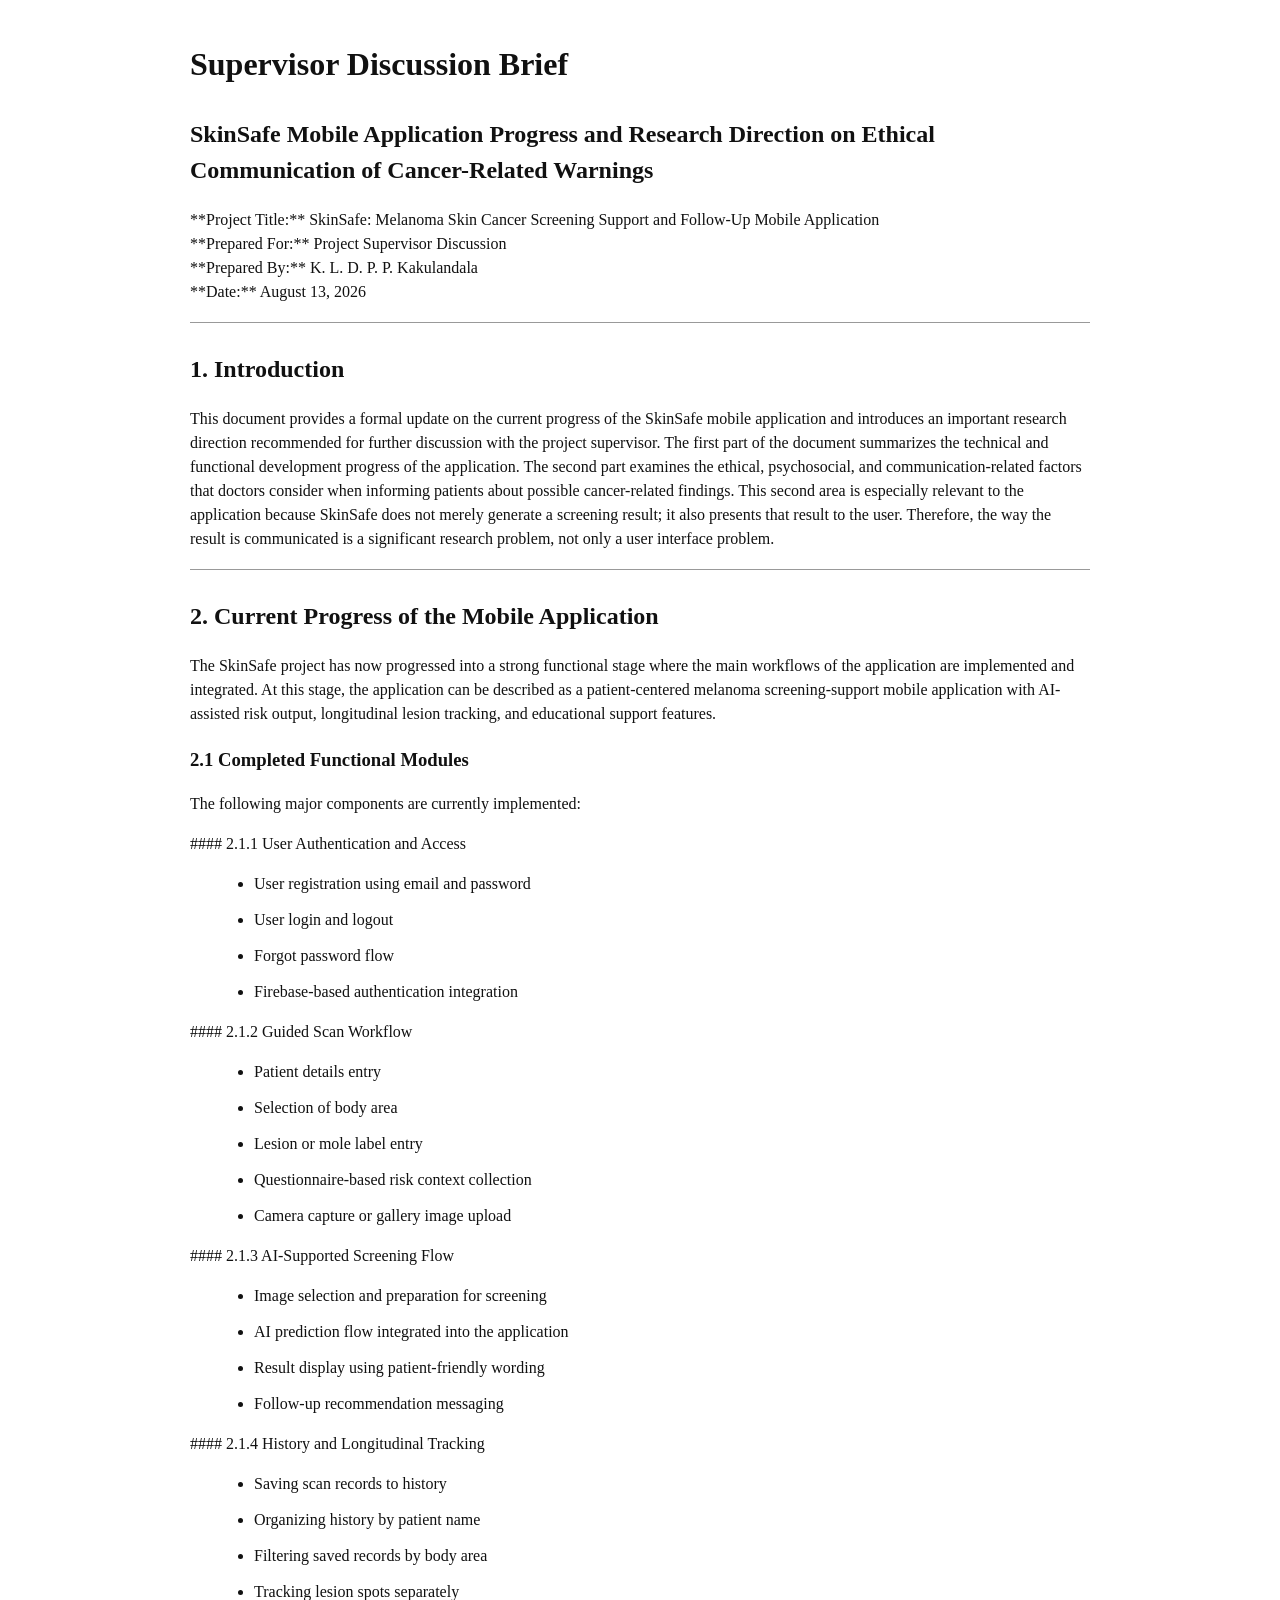
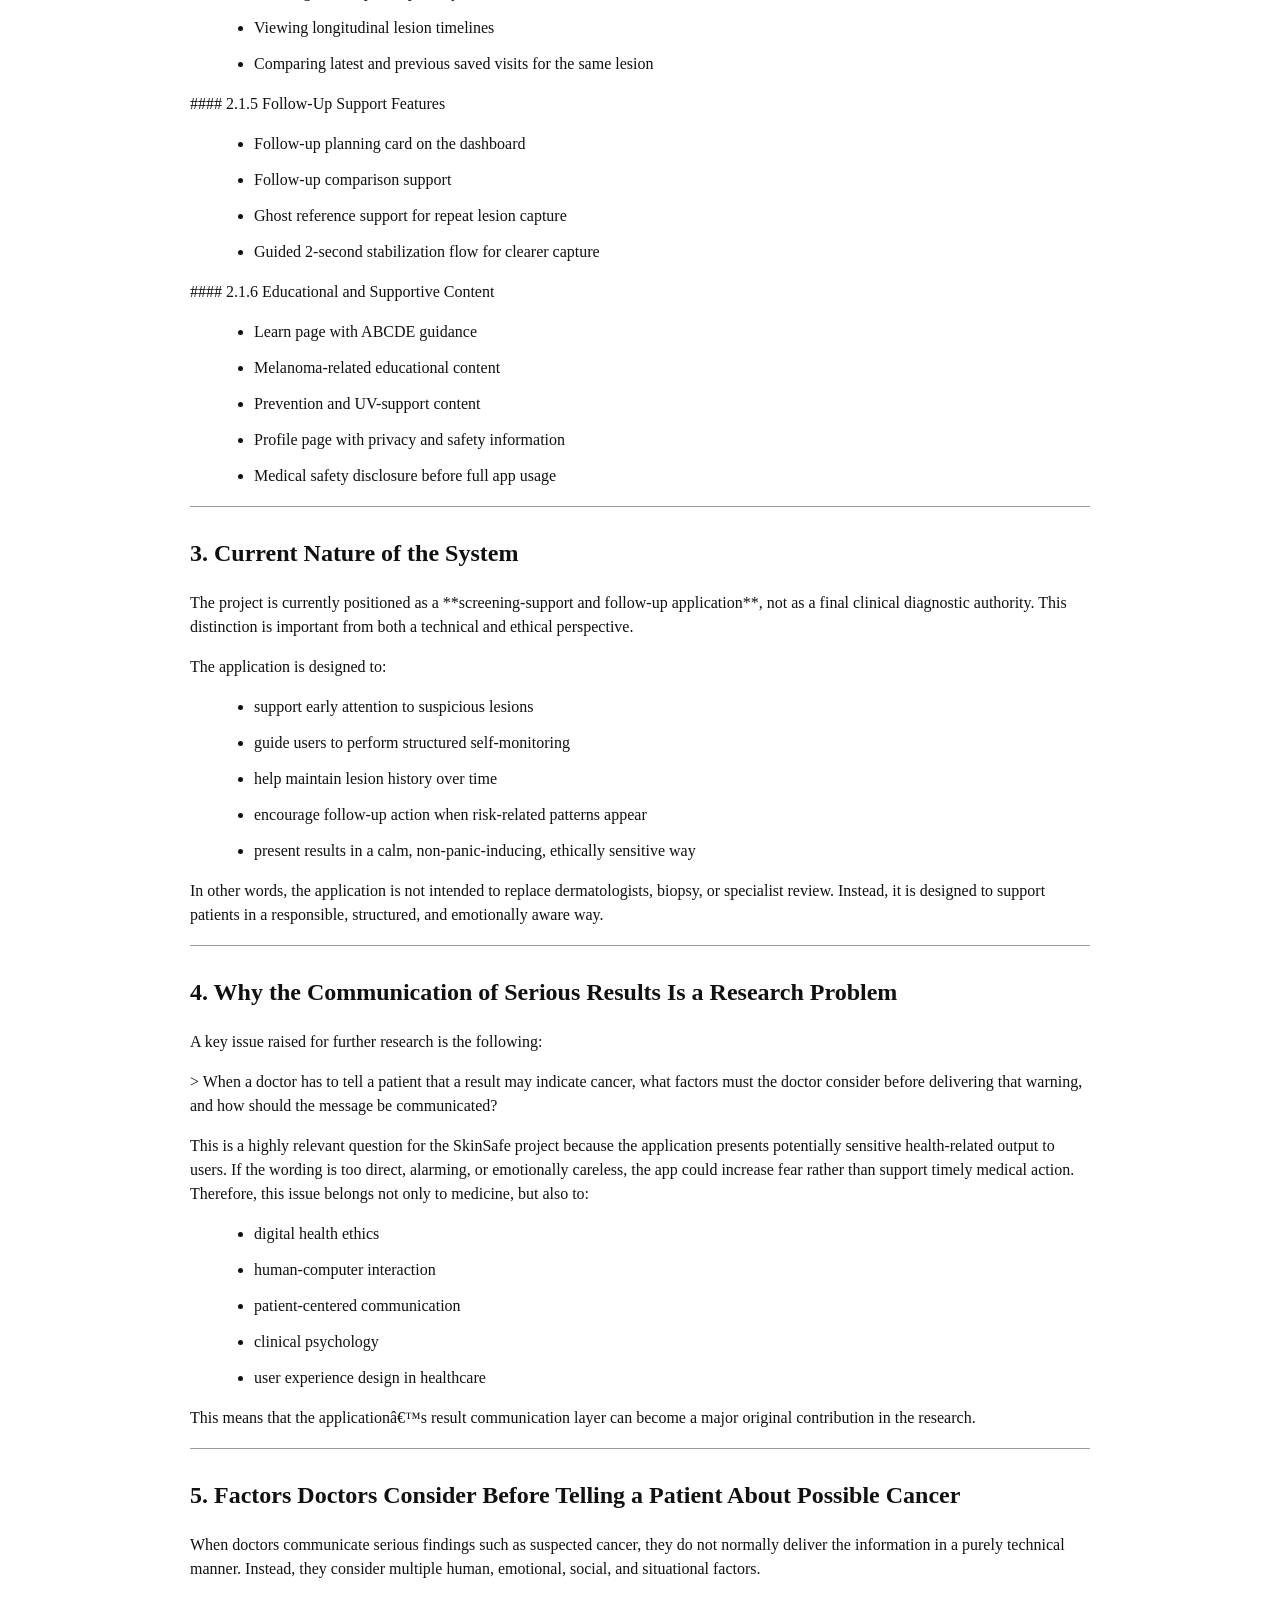
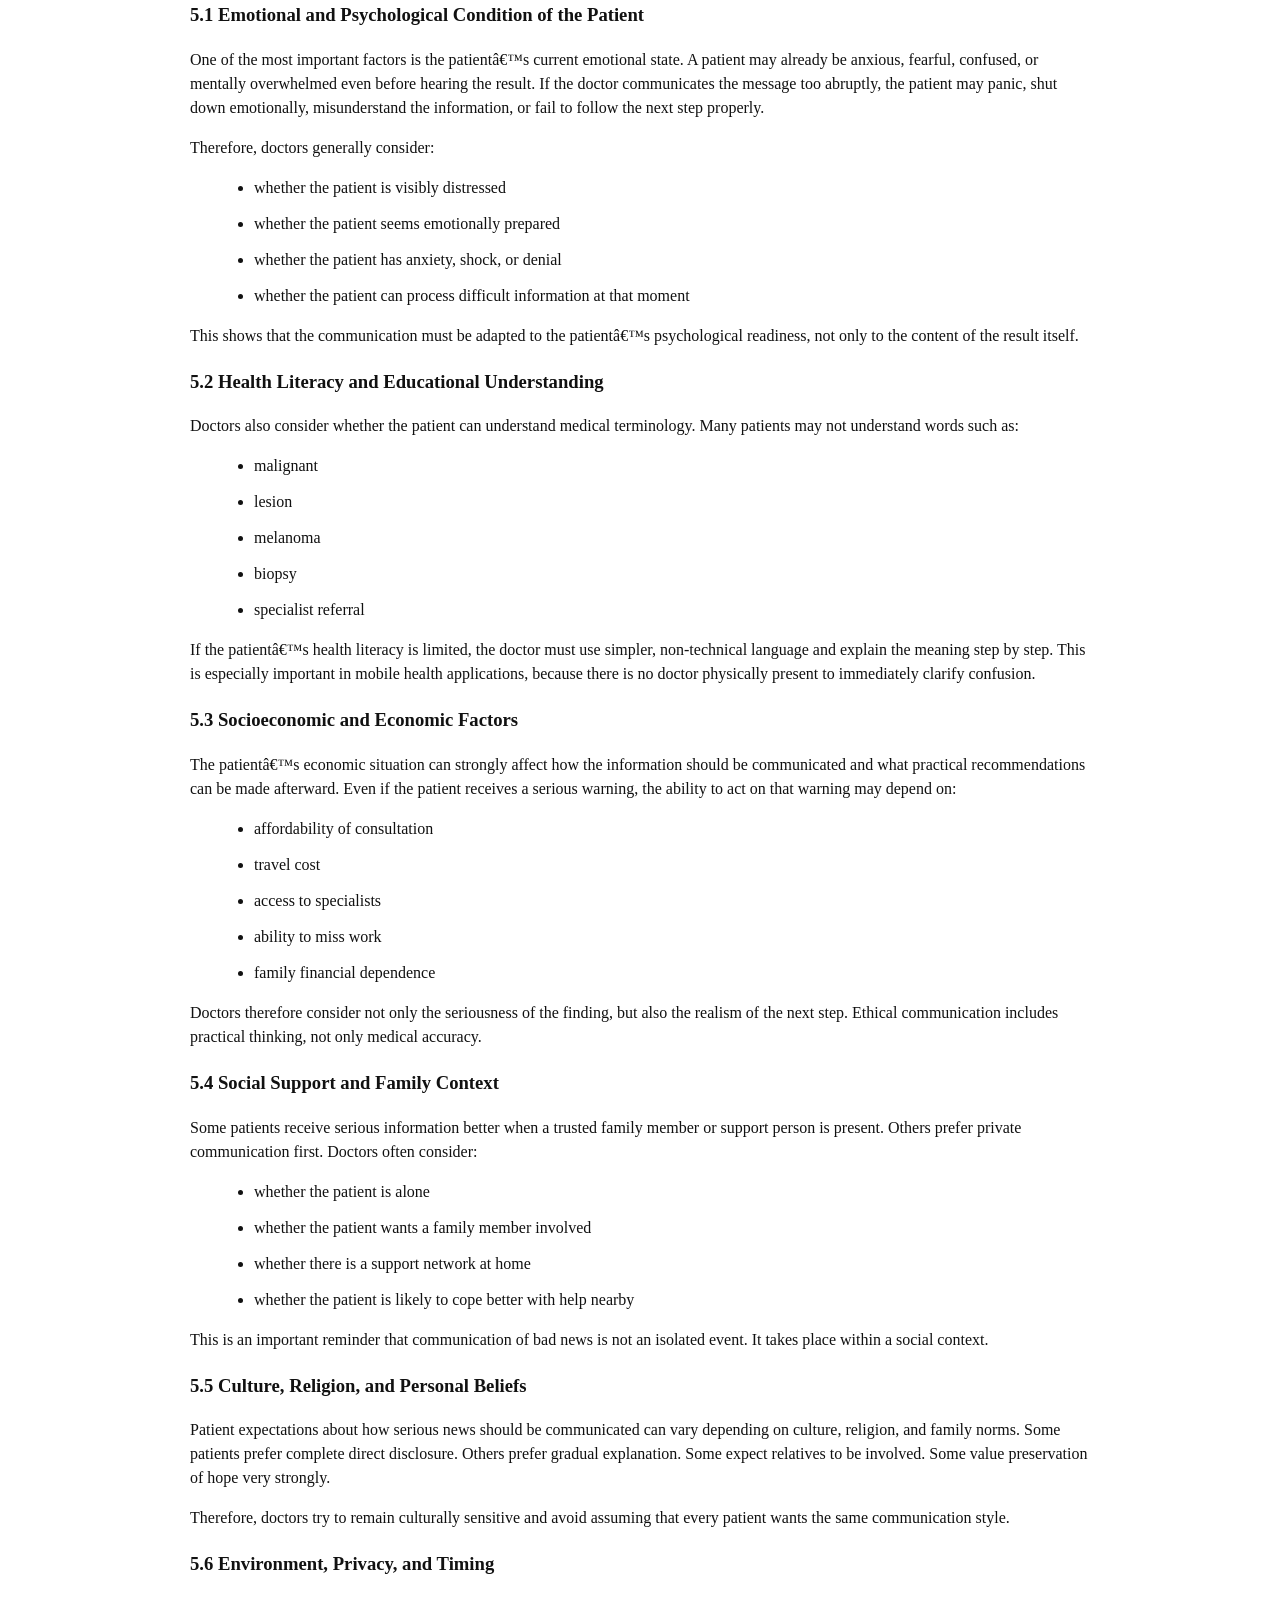
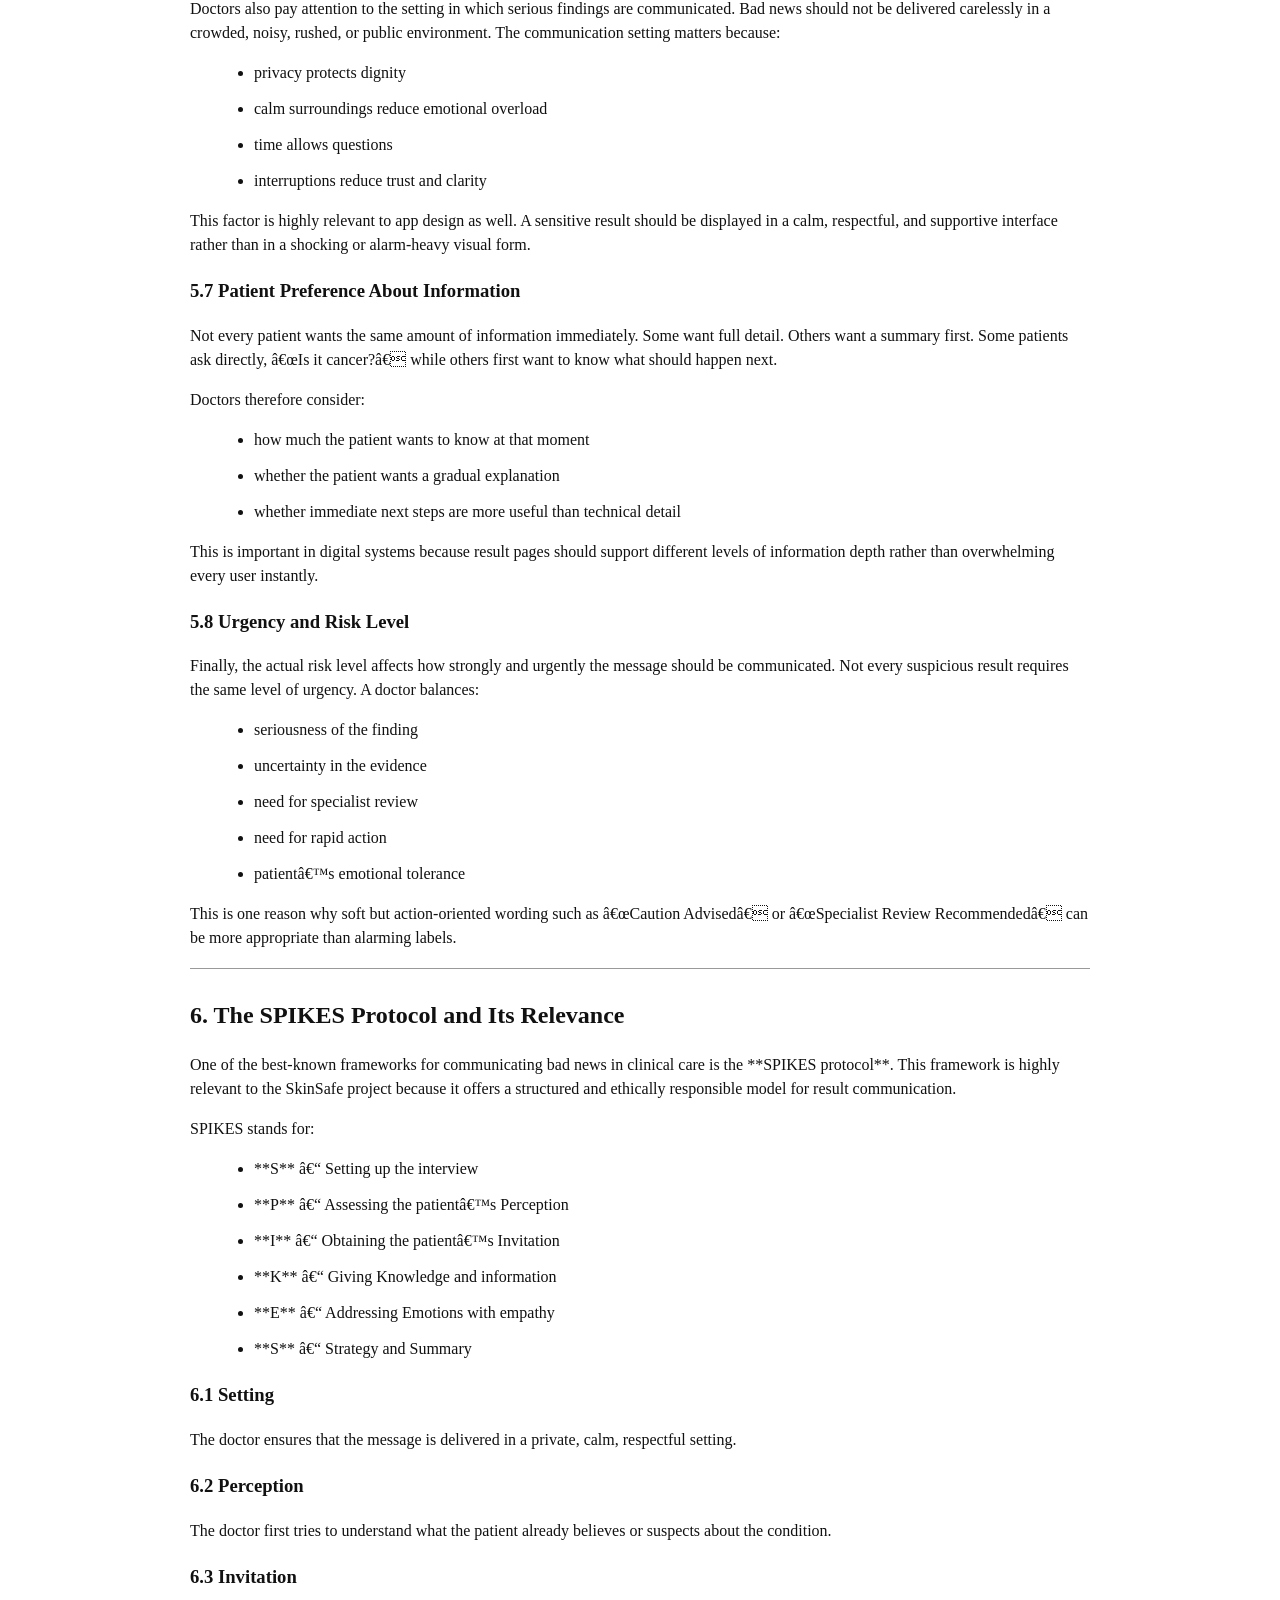
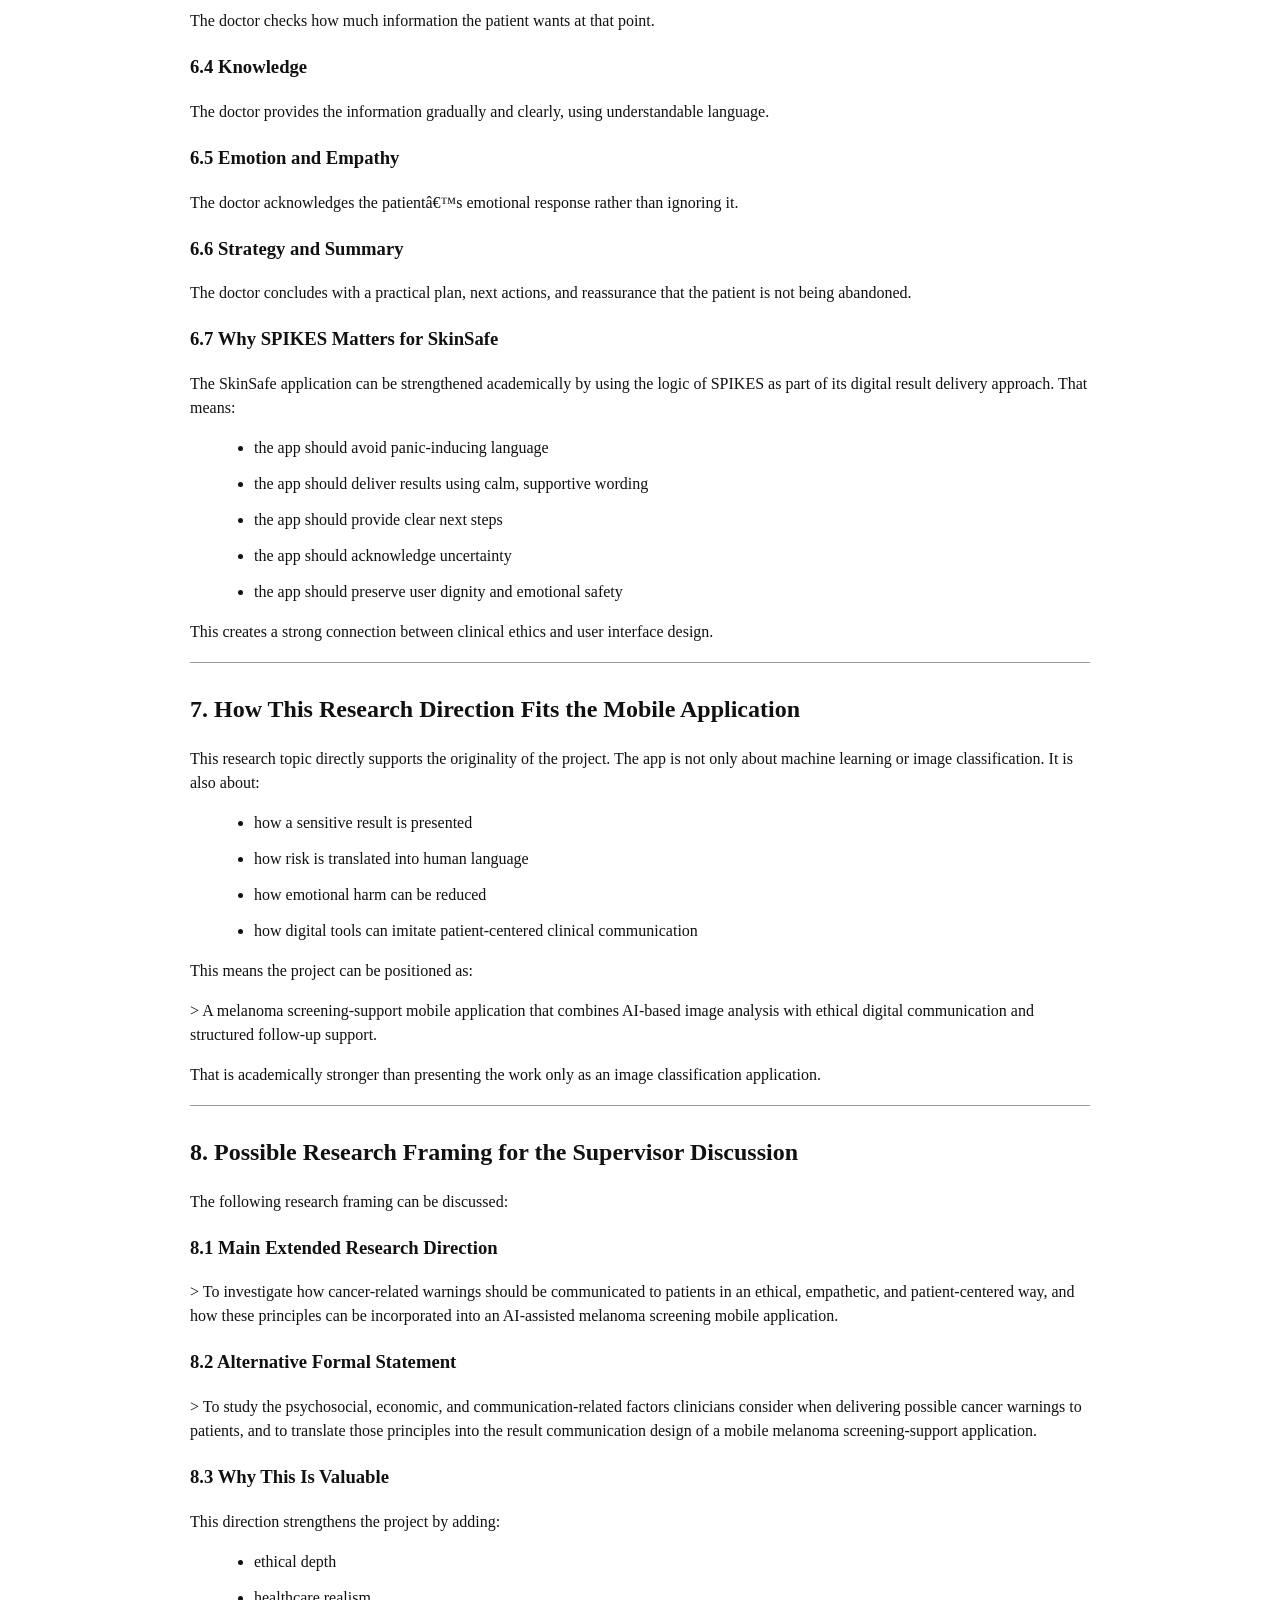
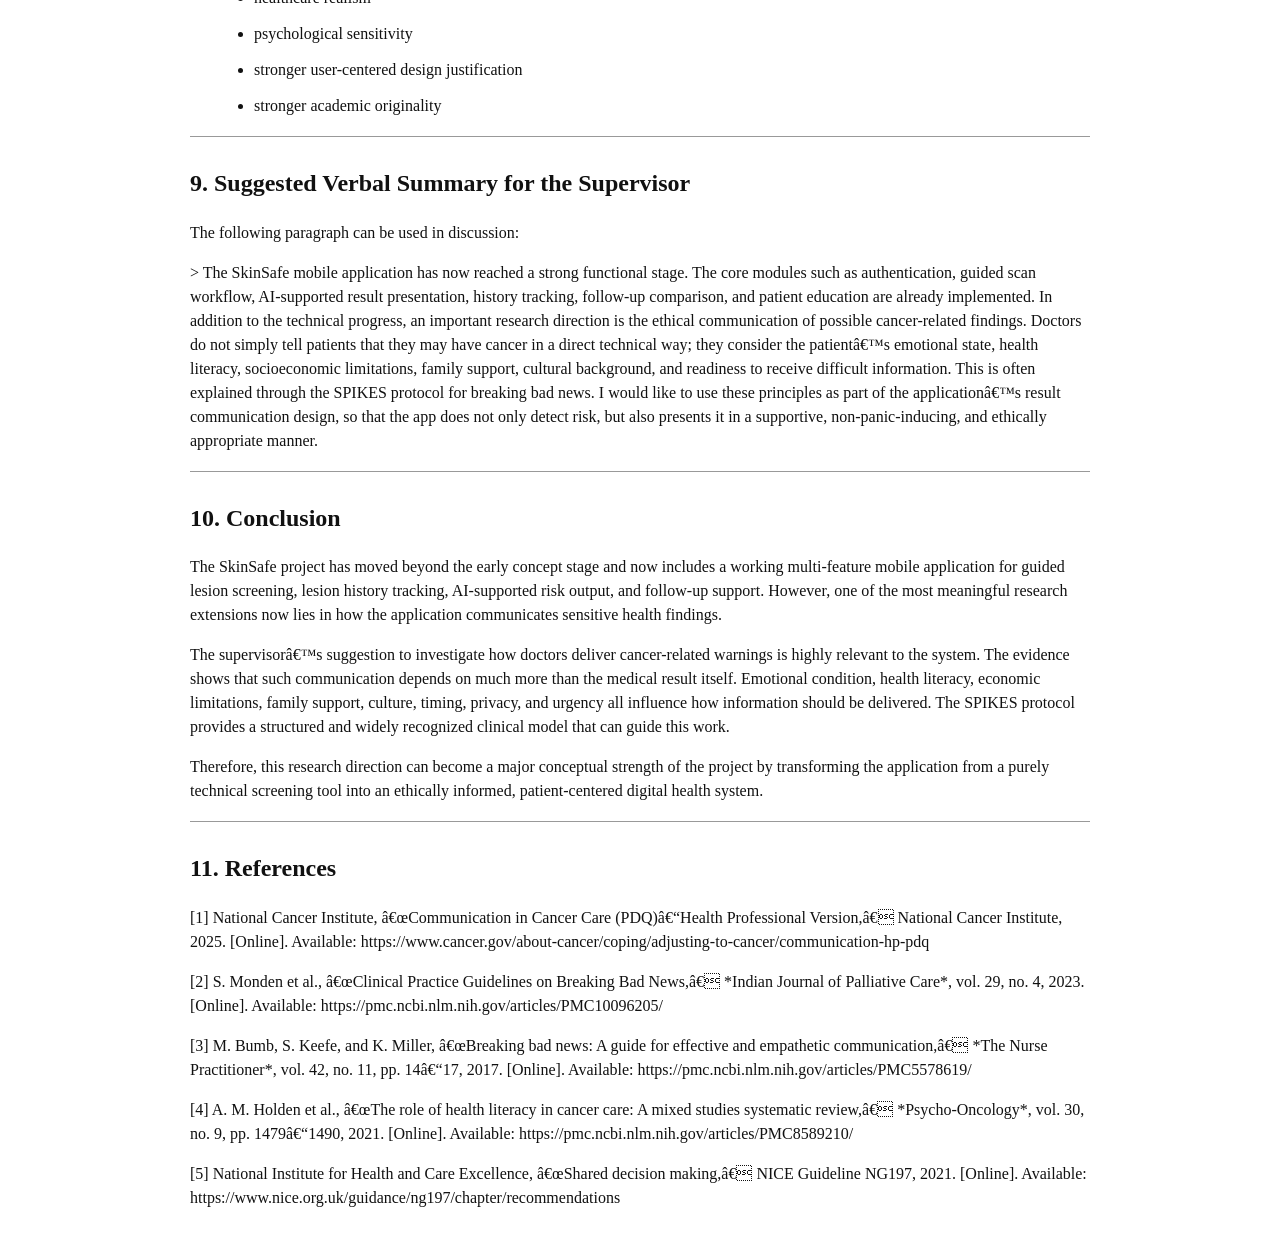
<file: docs/SUPERVISOR_DISCUSSION_BRIEF.html>
﻿<!DOCTYPE html>
<html lang='en'>
<head>
<meta charset='utf-8'/>
<meta name='viewport' content='width=device-width, initial-scale=1'/>
<title>Supervisor Discussion Brief</title>
<style>
body {
  font-family: "Times New Roman", serif;
  font-size: 12pt;
  line-height: 1.5;
  color: #111;
}

h1,
h2,
h3 {
  page-break-after: avoid;
}

p,
li {
  orphans: 3;
  widows: 3;
}

table {
  width: 100%;
  border-collapse: collapse;
  margin: 12px 0;
  font-size: 10.5pt;
}

th,
td {
  border: 1px solid #666;
  padding: 6px 8px;
  vertical-align: top;
}

th {
  background: #f3f3f3;
}

code {
  font-family: Consolas, monospace;
  font-size: 10pt;
}

hr {
  border: none;
  border-top: 1px solid #999;
  margin: 18px 0;
}

body { max-width: 900px; margin: 40px auto; padding: 0 24px; }
h1 { font-size: 24pt; }
h2 { font-size: 18pt; margin-top: 28px; }
h3 { font-size: 14pt; margin-top: 20px; }
ul { margin: 8px 0 12px 24px; }
</style>
</head>
<body>
<h1>Supervisor Discussion Brief</h1>
<h2>SkinSafe Mobile Application Progress and Research Direction on Ethical Communication of Cancer-Related Warnings</h2>
<p>**Project Title:** SkinSafe: Melanoma Skin Cancer Screening Support and Follow-Up Mobile Application  <br/>**Prepared For:** Project Supervisor Discussion  <br/>**Prepared By:** K. L. D. P. P. Kakulandala  <br/>**Date:** August 13, 2026</p>
<hr/>
<h2>1. Introduction</h2>
<p>This document provides a formal update on the current progress of the SkinSafe mobile application and introduces an important research direction recommended for further discussion with the project supervisor. The first part of the document summarizes the technical and functional development progress of the application. The second part examines the ethical, psychosocial, and communication-related factors that doctors consider when informing patients about possible cancer-related findings. This second area is especially relevant to the application because SkinSafe does not merely generate a screening result; it also presents that result to the user. Therefore, the way the result is communicated is a significant research problem, not only a user interface problem.</p>
<hr/>
<h2>2. Current Progress of the Mobile Application</h2>
<p>The SkinSafe project has now progressed into a strong functional stage where the main workflows of the application are implemented and integrated. At this stage, the application can be described as a patient-centered melanoma screening-support mobile application with AI-assisted risk output, longitudinal lesion tracking, and educational support features.</p>
<h3>2.1 Completed Functional Modules</h3>
<p>The following major components are currently implemented:</p>
<p>#### 2.1.1 User Authentication and Access</p>
<ul><li>User registration using email and password</li></ul>
<ul><li>User login and logout</li></ul>
<ul><li>Forgot password flow</li></ul>
<ul><li>Firebase-based authentication integration</li></ul>
<p>#### 2.1.2 Guided Scan Workflow</p>
<ul><li>Patient details entry</li></ul>
<ul><li>Selection of body area</li></ul>
<ul><li>Lesion or mole label entry</li></ul>
<ul><li>Questionnaire-based risk context collection</li></ul>
<ul><li>Camera capture or gallery image upload</li></ul>
<p>#### 2.1.3 AI-Supported Screening Flow</p>
<ul><li>Image selection and preparation for screening</li></ul>
<ul><li>AI prediction flow integrated into the application</li></ul>
<ul><li>Result display using patient-friendly wording</li></ul>
<ul><li>Follow-up recommendation messaging</li></ul>
<p>#### 2.1.4 History and Longitudinal Tracking</p>
<ul><li>Saving scan records to history</li></ul>
<ul><li>Organizing history by patient name</li></ul>
<ul><li>Filtering saved records by body area</li></ul>
<ul><li>Tracking lesion spots separately</li></ul>
<ul><li>Viewing longitudinal lesion timelines</li></ul>
<ul><li>Comparing latest and previous saved visits for the same lesion</li></ul>
<p>#### 2.1.5 Follow-Up Support Features</p>
<ul><li>Follow-up planning card on the dashboard</li></ul>
<ul><li>Follow-up comparison support</li></ul>
<ul><li>Ghost reference support for repeat lesion capture</li></ul>
<ul><li>Guided 2-second stabilization flow for clearer capture</li></ul>
<p>#### 2.1.6 Educational and Supportive Content</p>
<ul><li>Learn page with ABCDE guidance</li></ul>
<ul><li>Melanoma-related educational content</li></ul>
<ul><li>Prevention and UV-support content</li></ul>
<ul><li>Profile page with privacy and safety information</li></ul>
<ul><li>Medical safety disclosure before full app usage</li></ul>
<hr/>
<h2>3. Current Nature of the System</h2>
<p>The project is currently positioned as a **screening-support and follow-up application**, not as a final clinical diagnostic authority. This distinction is important from both a technical and ethical perspective.</p>
<p>The application is designed to:</p>
<ul><li>support early attention to suspicious lesions</li></ul>
<ul><li>guide users to perform structured self-monitoring</li></ul>
<ul><li>help maintain lesion history over time</li></ul>
<ul><li>encourage follow-up action when risk-related patterns appear</li></ul>
<ul><li>present results in a calm, non-panic-inducing, ethically sensitive way</li></ul>
<p>In other words, the application is not intended to replace dermatologists, biopsy, or specialist review. Instead, it is designed to support patients in a responsible, structured, and emotionally aware way.</p>
<hr/>
<h2>4. Why the Communication of Serious Results Is a Research Problem</h2>
<p>A key issue raised for further research is the following:</p>
<p>&gt; When a doctor has to tell a patient that a result may indicate cancer, what factors must the doctor consider before delivering that warning, and how should the message be communicated?</p>
<p>This is a highly relevant question for the SkinSafe project because the application presents potentially sensitive health-related output to users. If the wording is too direct, alarming, or emotionally careless, the app could increase fear rather than support timely medical action. Therefore, this issue belongs not only to medicine, but also to:</p>
<ul><li>digital health ethics</li></ul>
<ul><li>human-computer interaction</li></ul>
<ul><li>patient-centered communication</li></ul>
<ul><li>clinical psychology</li></ul>
<ul><li>user experience design in healthcare</li></ul>
<p>This means that the applicationâ€™s result communication layer can become a major original contribution in the research.</p>
<hr/>
<h2>5. Factors Doctors Consider Before Telling a Patient About Possible Cancer</h2>
<p>When doctors communicate serious findings such as suspected cancer, they do not normally deliver the information in a purely technical manner. Instead, they consider multiple human, emotional, social, and situational factors.</p>
<h3>5.1 Emotional and Psychological Condition of the Patient</h3>
<p>One of the most important factors is the patientâ€™s current emotional state. A patient may already be anxious, fearful, confused, or mentally overwhelmed even before hearing the result. If the doctor communicates the message too abruptly, the patient may panic, shut down emotionally, misunderstand the information, or fail to follow the next step properly.</p>
<p>Therefore, doctors generally consider:</p>
<ul><li>whether the patient is visibly distressed</li></ul>
<ul><li>whether the patient seems emotionally prepared</li></ul>
<ul><li>whether the patient has anxiety, shock, or denial</li></ul>
<ul><li>whether the patient can process difficult information at that moment</li></ul>
<p>This shows that the communication must be adapted to the patientâ€™s psychological readiness, not only to the content of the result itself.</p>
<h3>5.2 Health Literacy and Educational Understanding</h3>
<p>Doctors also consider whether the patient can understand medical terminology. Many patients may not understand words such as:</p>
<ul><li>malignant</li></ul>
<ul><li>lesion</li></ul>
<ul><li>melanoma</li></ul>
<ul><li>biopsy</li></ul>
<ul><li>specialist referral</li></ul>
<p>If the patientâ€™s health literacy is limited, the doctor must use simpler, non-technical language and explain the meaning step by step. This is especially important in mobile health applications, because there is no doctor physically present to immediately clarify confusion.</p>
<h3>5.3 Socioeconomic and Economic Factors</h3>
<p>The patientâ€™s economic situation can strongly affect how the information should be communicated and what practical recommendations can be made afterward. Even if the patient receives a serious warning, the ability to act on that warning may depend on:</p>
<ul><li>affordability of consultation</li></ul>
<ul><li>travel cost</li></ul>
<ul><li>access to specialists</li></ul>
<ul><li>ability to miss work</li></ul>
<ul><li>family financial dependence</li></ul>
<p>Doctors therefore consider not only the seriousness of the finding, but also the realism of the next step. Ethical communication includes practical thinking, not only medical accuracy.</p>
<h3>5.4 Social Support and Family Context</h3>
<p>Some patients receive serious information better when a trusted family member or support person is present. Others prefer private communication first. Doctors often consider:</p>
<ul><li>whether the patient is alone</li></ul>
<ul><li>whether the patient wants a family member involved</li></ul>
<ul><li>whether there is a support network at home</li></ul>
<ul><li>whether the patient is likely to cope better with help nearby</li></ul>
<p>This is an important reminder that communication of bad news is not an isolated event. It takes place within a social context.</p>
<h3>5.5 Culture, Religion, and Personal Beliefs</h3>
<p>Patient expectations about how serious news should be communicated can vary depending on culture, religion, and family norms. Some patients prefer complete direct disclosure. Others prefer gradual explanation. Some expect relatives to be involved. Some value preservation of hope very strongly.</p>
<p>Therefore, doctors try to remain culturally sensitive and avoid assuming that every patient wants the same communication style.</p>
<h3>5.6 Environment, Privacy, and Timing</h3>
<p>Doctors also pay attention to the setting in which serious findings are communicated. Bad news should not be delivered carelessly in a crowded, noisy, rushed, or public environment. The communication setting matters because:</p>
<ul><li>privacy protects dignity</li></ul>
<ul><li>calm surroundings reduce emotional overload</li></ul>
<ul><li>time allows questions</li></ul>
<ul><li>interruptions reduce trust and clarity</li></ul>
<p>This factor is highly relevant to app design as well. A sensitive result should be displayed in a calm, respectful, and supportive interface rather than in a shocking or alarm-heavy visual form.</p>
<h3>5.7 Patient Preference About Information</h3>
<p>Not every patient wants the same amount of information immediately. Some want full detail. Others want a summary first. Some patients ask directly, â€œIs it cancer?â€ while others first want to know what should happen next.</p>
<p>Doctors therefore consider:</p>
<ul><li>how much the patient wants to know at that moment</li></ul>
<ul><li>whether the patient wants a gradual explanation</li></ul>
<ul><li>whether immediate next steps are more useful than technical detail</li></ul>
<p>This is important in digital systems because result pages should support different levels of information depth rather than overwhelming every user instantly.</p>
<h3>5.8 Urgency and Risk Level</h3>
<p>Finally, the actual risk level affects how strongly and urgently the message should be communicated. Not every suspicious result requires the same level of urgency. A doctor balances:</p>
<ul><li>seriousness of the finding</li></ul>
<ul><li>uncertainty in the evidence</li></ul>
<ul><li>need for specialist review</li></ul>
<ul><li>need for rapid action</li></ul>
<ul><li>patientâ€™s emotional tolerance</li></ul>
<p>This is one reason why soft but action-oriented wording such as â€œCaution Advisedâ€ or â€œSpecialist Review Recommendedâ€ can be more appropriate than alarming labels.</p>
<hr/>
<h2>6. The SPIKES Protocol and Its Relevance</h2>
<p>One of the best-known frameworks for communicating bad news in clinical care is the **SPIKES protocol**. This framework is highly relevant to the SkinSafe project because it offers a structured and ethically responsible model for result communication.</p>
<p>SPIKES stands for:</p>
<ul><li>**S** â€“ Setting up the interview</li></ul>
<ul><li>**P** â€“ Assessing the patientâ€™s Perception</li></ul>
<ul><li>**I** â€“ Obtaining the patientâ€™s Invitation</li></ul>
<ul><li>**K** â€“ Giving Knowledge and information</li></ul>
<ul><li>**E** â€“ Addressing Emotions with empathy</li></ul>
<ul><li>**S** â€“ Strategy and Summary</li></ul>
<h3>6.1 Setting</h3>
<p>The doctor ensures that the message is delivered in a private, calm, respectful setting.</p>
<h3>6.2 Perception</h3>
<p>The doctor first tries to understand what the patient already believes or suspects about the condition.</p>
<h3>6.3 Invitation</h3>
<p>The doctor checks how much information the patient wants at that point.</p>
<h3>6.4 Knowledge</h3>
<p>The doctor provides the information gradually and clearly, using understandable language.</p>
<h3>6.5 Emotion and Empathy</h3>
<p>The doctor acknowledges the patientâ€™s emotional response rather than ignoring it.</p>
<h3>6.6 Strategy and Summary</h3>
<p>The doctor concludes with a practical plan, next actions, and reassurance that the patient is not being abandoned.</p>
<h3>6.7 Why SPIKES Matters for SkinSafe</h3>
<p>The SkinSafe application can be strengthened academically by using the logic of SPIKES as part of its digital result delivery approach. That means:</p>
<ul><li>the app should avoid panic-inducing language</li></ul>
<ul><li>the app should deliver results using calm, supportive wording</li></ul>
<ul><li>the app should provide clear next steps</li></ul>
<ul><li>the app should acknowledge uncertainty</li></ul>
<ul><li>the app should preserve user dignity and emotional safety</li></ul>
<p>This creates a strong connection between clinical ethics and user interface design.</p>
<hr/>
<h2>7. How This Research Direction Fits the Mobile Application</h2>
<p>This research topic directly supports the originality of the project. The app is not only about machine learning or image classification. It is also about:</p>
<ul><li>how a sensitive result is presented</li></ul>
<ul><li>how risk is translated into human language</li></ul>
<ul><li>how emotional harm can be reduced</li></ul>
<ul><li>how digital tools can imitate patient-centered clinical communication</li></ul>
<p>This means the project can be positioned as:</p>
<p>&gt; A melanoma screening-support mobile application that combines AI-based image analysis with ethical digital communication and structured follow-up support.</p>
<p>That is academically stronger than presenting the work only as an image classification application.</p>
<hr/>
<h2>8. Possible Research Framing for the Supervisor Discussion</h2>
<p>The following research framing can be discussed:</p>
<h3>8.1 Main Extended Research Direction</h3>
<p>&gt; To investigate how cancer-related warnings should be communicated to patients in an ethical, empathetic, and patient-centered way, and how these principles can be incorporated into an AI-assisted melanoma screening mobile application.</p>
<h3>8.2 Alternative Formal Statement</h3>
<p>&gt; To study the psychosocial, economic, and communication-related factors clinicians consider when delivering possible cancer warnings to patients, and to translate those principles into the result communication design of a mobile melanoma screening-support application.</p>
<h3>8.3 Why This Is Valuable</h3>
<p>This direction strengthens the project by adding:</p>
<ul><li>ethical depth</li></ul>
<ul><li>healthcare realism</li></ul>
<ul><li>psychological sensitivity</li></ul>
<ul><li>stronger user-centered design justification</li></ul>
<ul><li>stronger academic originality</li></ul>
<hr/>
<h2>9. Suggested Verbal Summary for the Supervisor</h2>
<p>The following paragraph can be used in discussion:</p>
<p>&gt; The SkinSafe mobile application has now reached a strong functional stage. The core modules such as authentication, guided scan workflow, AI-supported result presentation, history tracking, follow-up comparison, and patient education are already implemented. In addition to the technical progress, an important research direction is the ethical communication of possible cancer-related findings. Doctors do not simply tell patients that they may have cancer in a direct technical way; they consider the patientâ€™s emotional state, health literacy, socioeconomic limitations, family support, cultural background, and readiness to receive difficult information. This is often explained through the SPIKES protocol for breaking bad news. I would like to use these principles as part of the applicationâ€™s result communication design, so that the app does not only detect risk, but also presents it in a supportive, non-panic-inducing, and ethically appropriate manner.</p>
<hr/>
<h2>10. Conclusion</h2>
<p>The SkinSafe project has moved beyond the early concept stage and now includes a working multi-feature mobile application for guided lesion screening, lesion history tracking, AI-supported risk output, and follow-up support. However, one of the most meaningful research extensions now lies in how the application communicates sensitive health findings.</p>
<p>The supervisorâ€™s suggestion to investigate how doctors deliver cancer-related warnings is highly relevant to the system. The evidence shows that such communication depends on much more than the medical result itself. Emotional condition, health literacy, economic limitations, family support, culture, timing, privacy, and urgency all influence how information should be delivered. The SPIKES protocol provides a structured and widely recognized clinical model that can guide this work.</p>
<p>Therefore, this research direction can become a major conceptual strength of the project by transforming the application from a purely technical screening tool into an ethically informed, patient-centered digital health system.</p>
<hr/>
<h2>11. References</h2>
<p>[1] National Cancer Institute, â€œCommunication in Cancer Care (PDQ)â€“Health Professional Version,â€ National Cancer Institute, 2025. [Online]. Available: https://www.cancer.gov/about-cancer/coping/adjusting-to-cancer/communication-hp-pdq</p>
<p>[2] S. Monden et al., â€œClinical Practice Guidelines on Breaking Bad News,â€ *Indian Journal of Palliative Care*, vol. 29, no. 4, 2023. [Online]. Available: https://pmc.ncbi.nlm.nih.gov/articles/PMC10096205/</p>
<p>[3] M. Bumb, S. Keefe, and K. Miller, â€œBreaking bad news: A guide for effective and empathetic communication,â€ *The Nurse Practitioner*, vol. 42, no. 11, pp. 14â€“17, 2017. [Online]. Available: https://pmc.ncbi.nlm.nih.gov/articles/PMC5578619/</p>
<p>[4] A. M. Holden et al., â€œThe role of health literacy in cancer care: A mixed studies systematic review,â€ *Psycho-Oncology*, vol. 30, no. 9, pp. 1479â€“1490, 2021. [Online]. Available: https://pmc.ncbi.nlm.nih.gov/articles/PMC8589210/</p>
<p>[5] National Institute for Health and Care Excellence, â€œShared decision making,â€ NICE Guideline NG197, 2021. [Online]. Available: https://www.nice.org.uk/guidance/ng197/chapter/recommendations</p>

</body>
</html>
</file>
